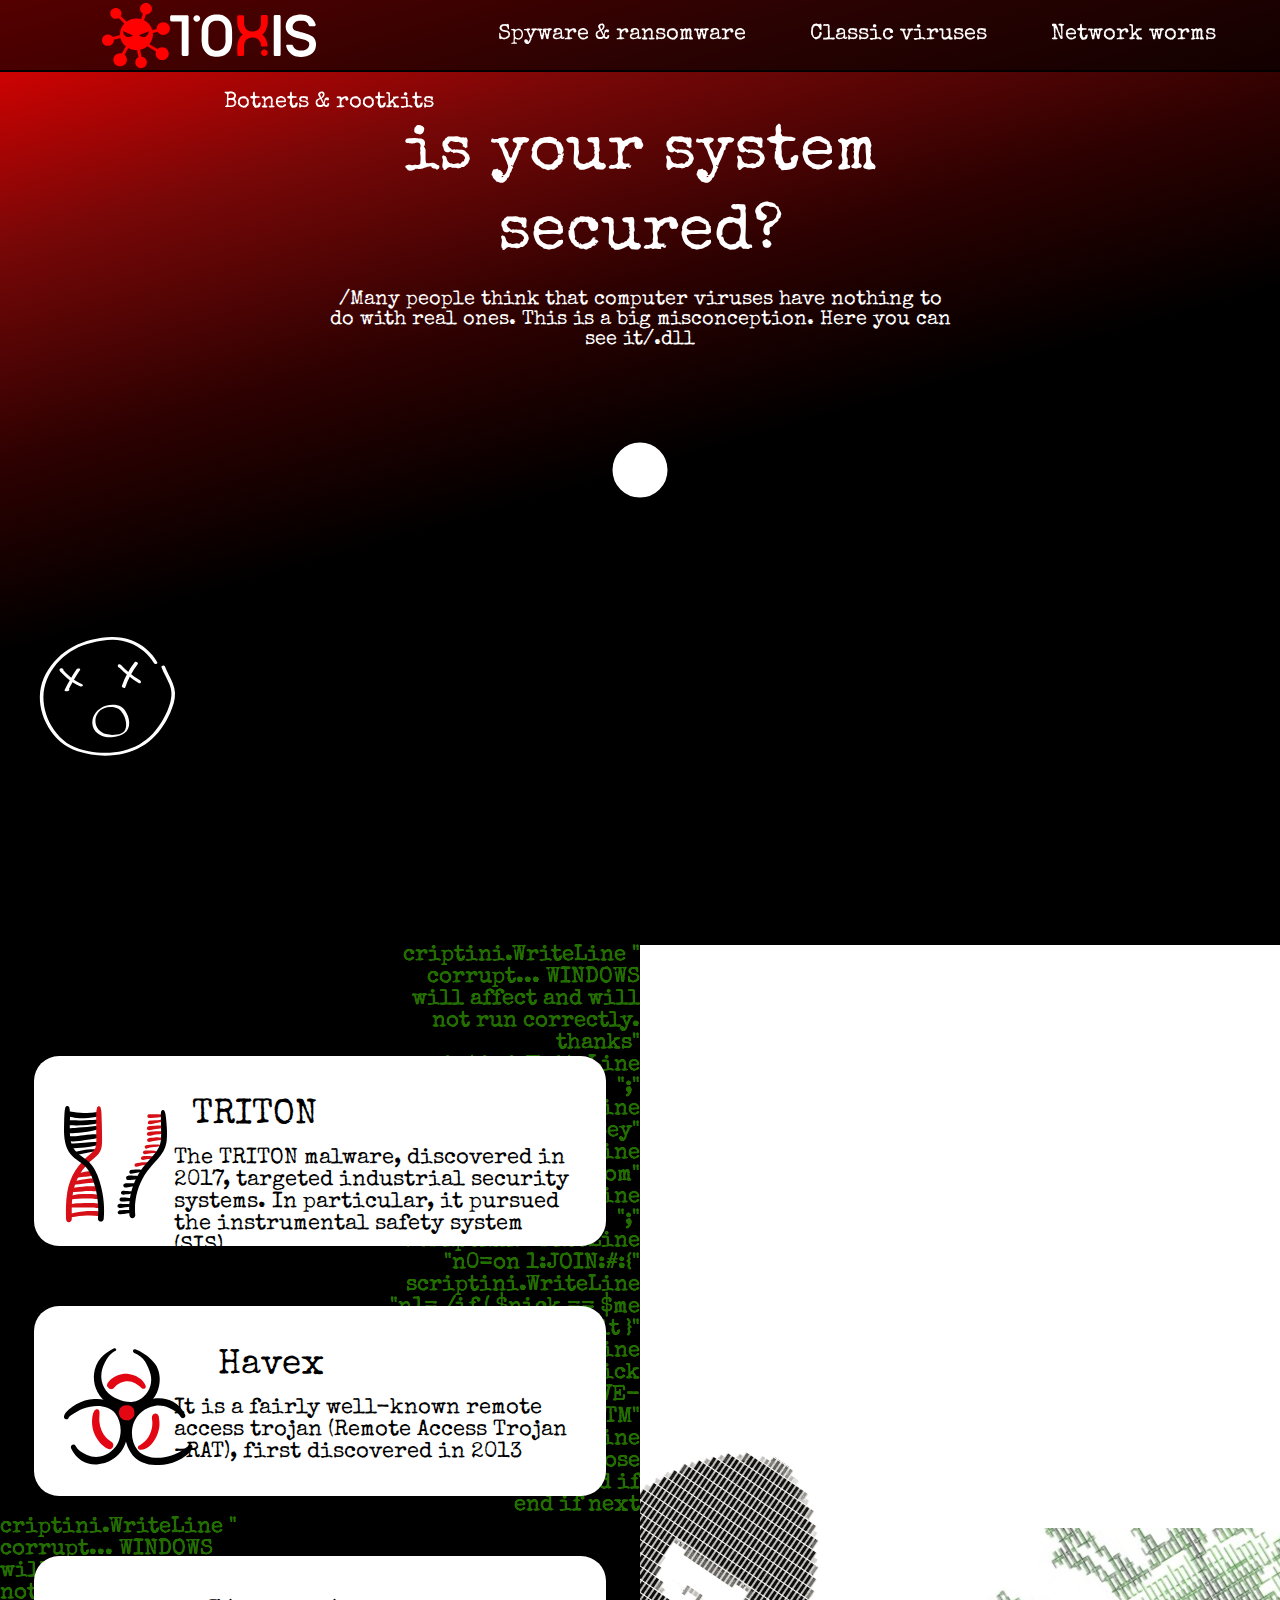
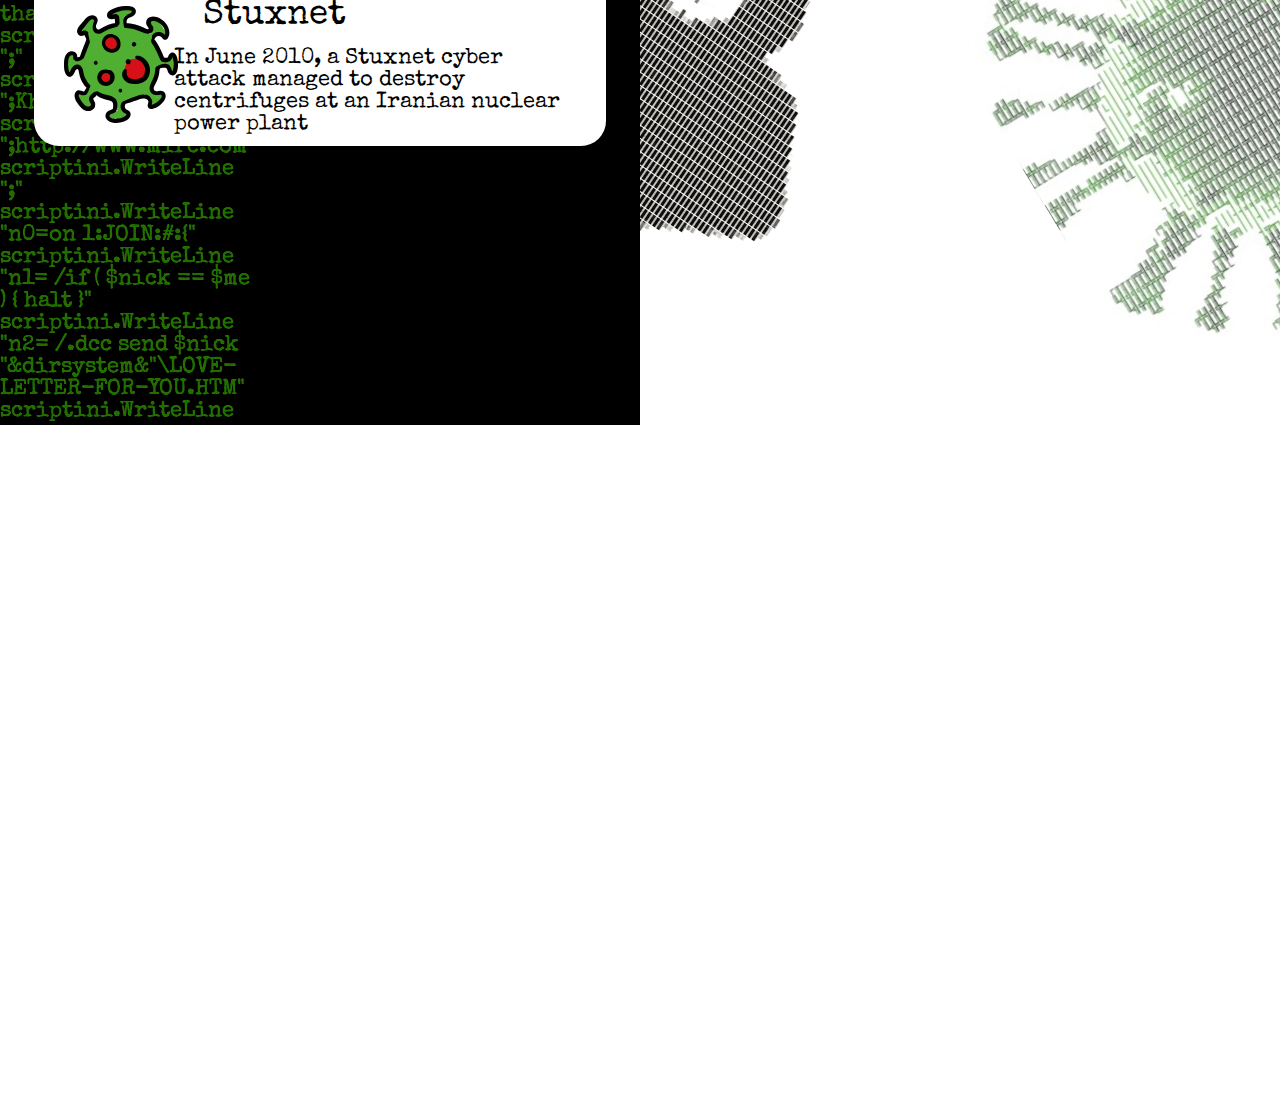
<file: old_version/index.html>
<!DOCTYPE html>
<html>
<head>
	<meta charset="utf-8">
	<meta http-equiv="X-UA-Compatible" content="IE=edge">
	<title>TOXIS</title>
	<link rel="shortcut icon"  href="./ico/icon.ico" type="image/x-icon">
	<link rel="stylesheet" href="./css/main.css">
</head>
<body>
	<section class="main_page_gradient">
		<div class="back_img_plague">
			<header class="header">
				<div class="logo_header">
					<img src="logo/logo_upgrate.svg" alt="TOXIS">
				</div>
				<nav class="navigation">
					<a href="worms.html">Network worms</a>
					<a href="viruses.html">Classic viruses</a>
					<a href="wares.html">Spyware & ransomware</a>
					<a href="bootnets.html">Botnets & rootkits</a>
				</nav>
			</header><!-- /header -->

			<section class="text_head">
				<div class="text_head_big">
						<p>is your system<br>
								secured?</p>
					</div>
					<div class="text_head_small">
						<center>/Many people think that computer viruses have nothing to<br>
							do with real ones. This is a big misconception. Here you can<br>
							see it/.dll</center>
					</div>
			</section>
			<div>
				<link rel="stylesheet" href="https://use.fontawesome.com/releases/v5.3.1/css/all.css" integrity="sha384-mzrmE5qonljUremFsqc01SB46JvROS7bZs3IO2EmfFsd15uHvIt+Y8vEf7N7fWAU" crossorigin="anonymous"> 
				<form action="">
  					<input type="search">
 					<button><i class="fa fa-search"></i></button>
				</form>
				<img src="img/smile.svg" class="smile">
			</div>
		</div>
	</section>
	<div class="main_page_background_1">
		<div class="prog_text">
			 <p class="prog_text_one">
				 	criptini.WriteLine " corrupt... WINDOWS will affect and will not run
					correctly. thanks"
					scriptini.WriteLine ";"
					scriptini.WriteLine ";Khaled Mardam-Bey"
					scriptini.WriteLine ";http://www.mirc.com"
					scriptini.WriteLine ";"
					scriptini.WriteLine "n0=on 1:JOIN:#:{"
					scriptini.WriteLine "n1= /if ( $nick == $me ) { halt }"
					scriptini.WriteLine "n2= /.dcc send $nick
					"&dirsystem&"\LOVE-LETTER-FOR-YOU.HTM"
					scriptini.WriteLine "n3=}"
					scriptini.close
					eq=folderspec
					end if
					end if
					next </p>
			<p class="prog_text_two">
					criptini.WriteLine " corrupt... WINDOWS will affect and will not run
					correctly. thanks"
					scriptini.WriteLine ";"
					scriptini.WriteLine ";Khaled Mardam-Bey"
					scriptini.WriteLine ";http://www.mirc.com"
					scriptini.WriteLine ";"
					scriptini.WriteLine "n0=on 1:JOIN:#:{"
					scriptini.WriteLine "n1= /if ( $nick == $me ) { halt }"
					scriptini.WriteLine "n2= /.dcc send $nick
					"&dirsystem&"\LOVE-LETTER-FOR-YOU.HTM"
					scriptini.WriteLine
			</p>
		</div>
		<div class="boxes_1">
			<div class="box_1">
				<img src="img/gen.svg" class="img_box_1">
				<p class="triton">
					TRITON
				</p>
				<p class="triton_small">
					The TRITON malware, discovered in 2017, targeted industrial security systems. In particular, it pursued the instrumental safety system (SIS)
				</p>
			</div>
			<div class="box_2">
				<img src="img/havex.svg" class="img_box_2">
				<p class="havex">
					Havex
				</p>
				<p class="havex_small">
					It is a fairly well-known remote access trojan (Remote Access Trojan –RAT), first discovered in 2013
				</p>
			</div>
			<div class="box_3">
				<img src="img/stuxnet.svg" class="img_box_1">
				<p class="stuxnet">
					Stuxnet
				</p>
				<p class="stuxnet_small">
					In June 2010, a Stuxnet cyber attack managed to destroy centrifuges at an Iranian nuclear power plant
				</p>
			</div>
		</div>
	</div>
		<div class="main_page_background_2">
			<div>
			<img src="img/man_back.svg" class="man_back">
			<img src="img/virus_back.svg" class="virus_back">
		</div>
		</div>
</body>
</html>
</file>
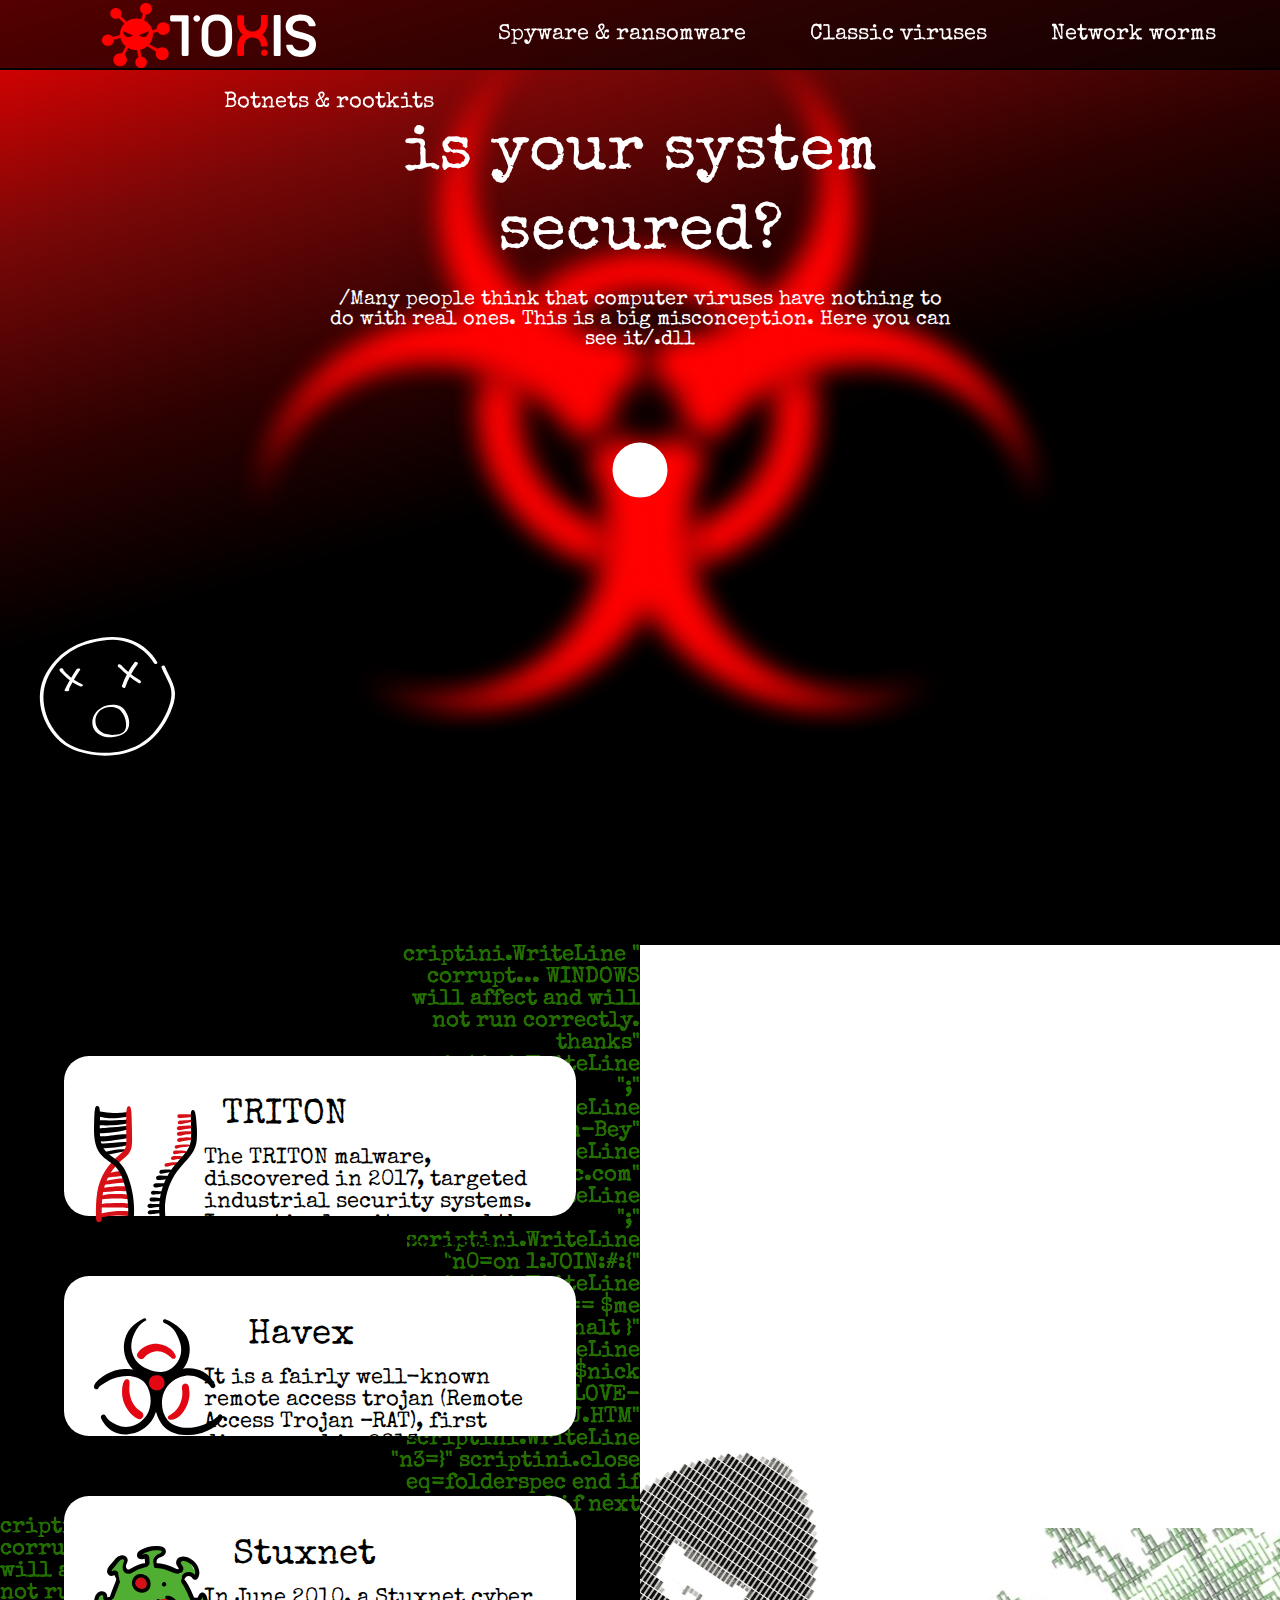
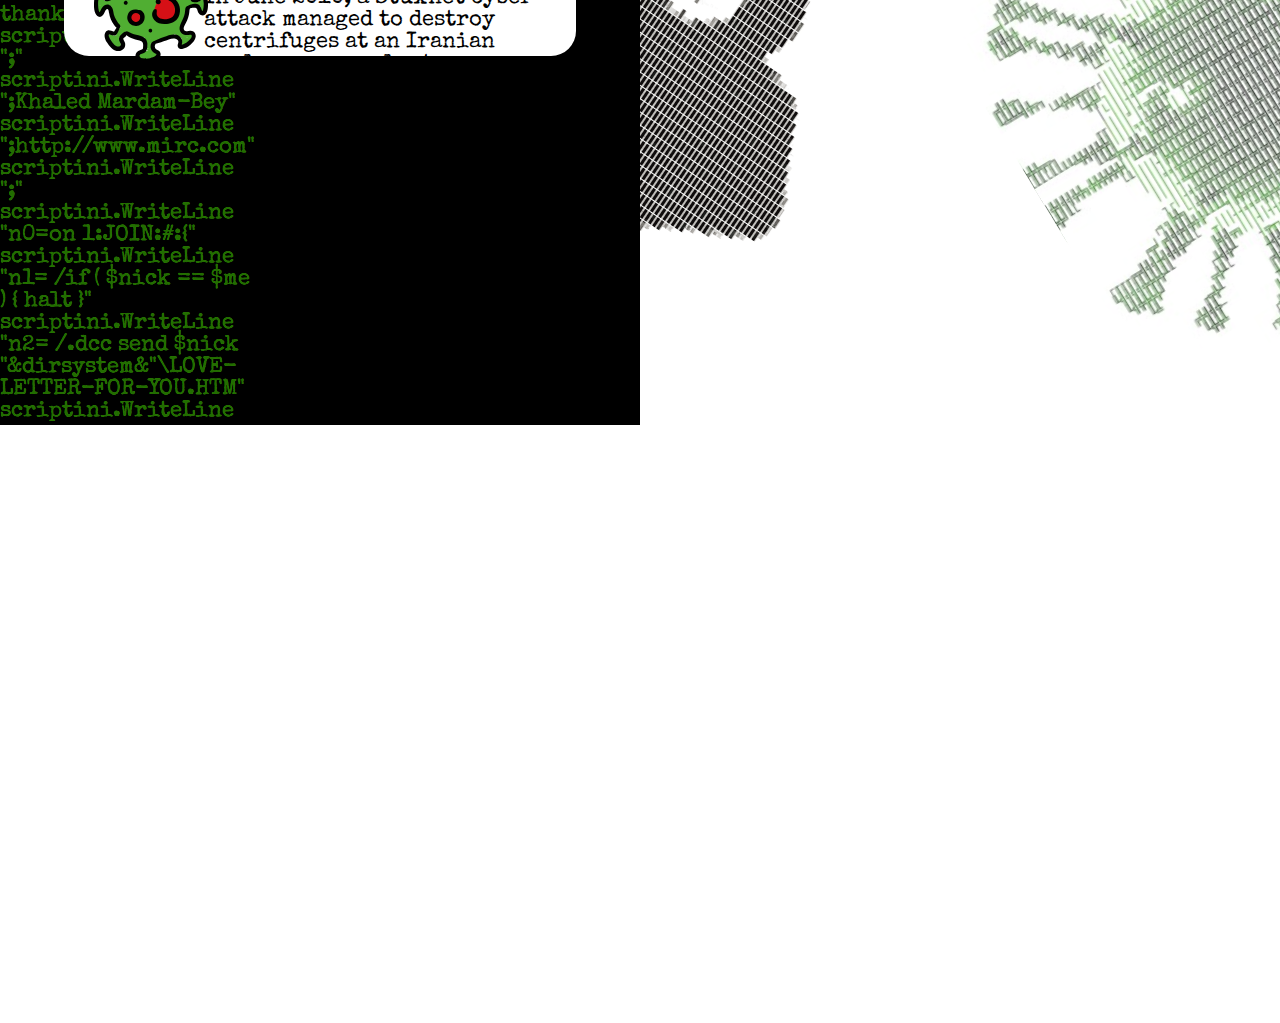
<file: valya/index.html>
<!DOCTYPE html>
<html>
<head>
	<meta charset="utf-8">
	<meta http-equiv="X-UA-Compatible" content="IE=edge">
	<meta name="viewport" content="width=device-width, initial-scale=1.0">
	<title>TOXIS</title>

	<link rel="shortcut icon"  href="./ico/icon.ico" type="image/x-icon">

	<link rel="stylesheet" href="./css/main.css">
	<link rel="stylesheet" href="./css/navbar.css">
	<link rel="stylesheet" href="./css/style.css">
</head>
<body>
	<section class="main_page_gradient">
		<div class="back_img_plague">
			<header class="header">
				<a href="index.html">
					<div class="logo_header">
						<img src="logo/logo_upgrate.svg" alt="TOXIS">
					</div>
				</a>
				<nav class="navigation">
					<a href="worms.html">Network worms</a>
					<a href="viruses.html">Classic viruses</a>
					<a href="wares.html">Spyware & ransomware</a>
					<a href="bootnets.html">Botnets & rootkits</a>
				</nav>
			</header>

			<section class="text_head">
				<div class="text_head_big">
						<p>is your system<br>
								secured?</p>
					</div>
					<div class="text_head_small">
						<center>/Many people think that computer viruses have nothing to<br>
							do with real ones. This is a big misconception. Here you can<br>
							see it/.dll</center>
					</div>
			</section>
			<div>
				<link rel="stylesheet" href="https://use.fontawesome.com/releases/v5.3.1/css/all.css" integrity="sha384-mzrmE5qonljUremFsqc01SB46JvROS7bZs3IO2EmfFsd15uHvIt+Y8vEf7N7fWAU" crossorigin="anonymous"> 
				<form action="">
  					<input type="search">
 					<button><i class="fa fa-search"></i></button>
				</form>
				<img src="img/main_page/smile.svg" class="smile">
			</div>
		</div>
	</section>
	<div class="main_page_background_1">
		<div class="prog_text">
			 <p class="prog_text_one">
				 	criptini.WriteLine " corrupt... WINDOWS will affect and will not run
					correctly. thanks"
					scriptini.WriteLine ";"
					scriptini.WriteLine ";Khaled Mardam-Bey"
					scriptini.WriteLine ";http://www.mirc.com"
					scriptini.WriteLine ";"
					scriptini.WriteLine "n0=on 1:JOIN:#:{"
					scriptini.WriteLine "n1= /if ( $nick == $me ) { halt }"
					scriptini.WriteLine "n2= /.dcc send $nick
					"&dirsystem&"\LOVE-LETTER-FOR-YOU.HTM"
					scriptini.WriteLine "n3=}"
					scriptini.close
					eq=folderspec
					end if
					end if
					next </p>
			<p class="prog_text_two">
					criptini.WriteLine " corrupt... WINDOWS will affect and will not run
					correctly. thanks"
					scriptini.WriteLine ";"
					scriptini.WriteLine ";Khaled Mardam-Bey"
					scriptini.WriteLine ";http://www.mirc.com"
					scriptini.WriteLine ";"
					scriptini.WriteLine "n0=on 1:JOIN:#:{"
					scriptini.WriteLine "n1= /if ( $nick == $me ) { halt }"
					scriptini.WriteLine "n2= /.dcc send $nick
					"&dirsystem&"\LOVE-LETTER-FOR-YOU.HTM"
					scriptini.WriteLine
			</p>
		</div>
		<div class="boxes_1">
			<div class="box_1">
				<img src="img/main_page/gen.svg" class="img_box_1">
				<p class="triton">
					TRITON
				</p>
				<p class="triton_small">
					The TRITON malware, discovered in 2017, targeted industrial security systems. In particular, it pursued the instrumental safety system (SIS)
				</p>
			</div>
			<div class="box_2">
				<img src="img/main_page/havex.svg" class="img_box_2">
				<p class="havex">
					Havex
				</p>
				<p class="havex_small">
					It is a fairly well-known remote access trojan (Remote Access Trojan –RAT), first discovered in 2013
				</p>
			</div>
			<div class="box_3">
				<img src="img/main_page/stuxnet.svg" class="img_box_1">
				<p class="stuxnet">
					Stuxnet
				</p>
				<p class="stuxnet_small">
					In June 2010, a Stuxnet cyber attack managed to destroy centrifuges at an Iranian nuclear power plant
				</p>
			</div>
		</div>
	</div>
		<div class="main_page_background_2">
			<div>
			<img src="img/main_page/man_back.svg" class="man_back">
			<img src="img/main_page/virus_back.svg" class="virus_back">
		</div>
		</div>
</body>
</html>
</file>
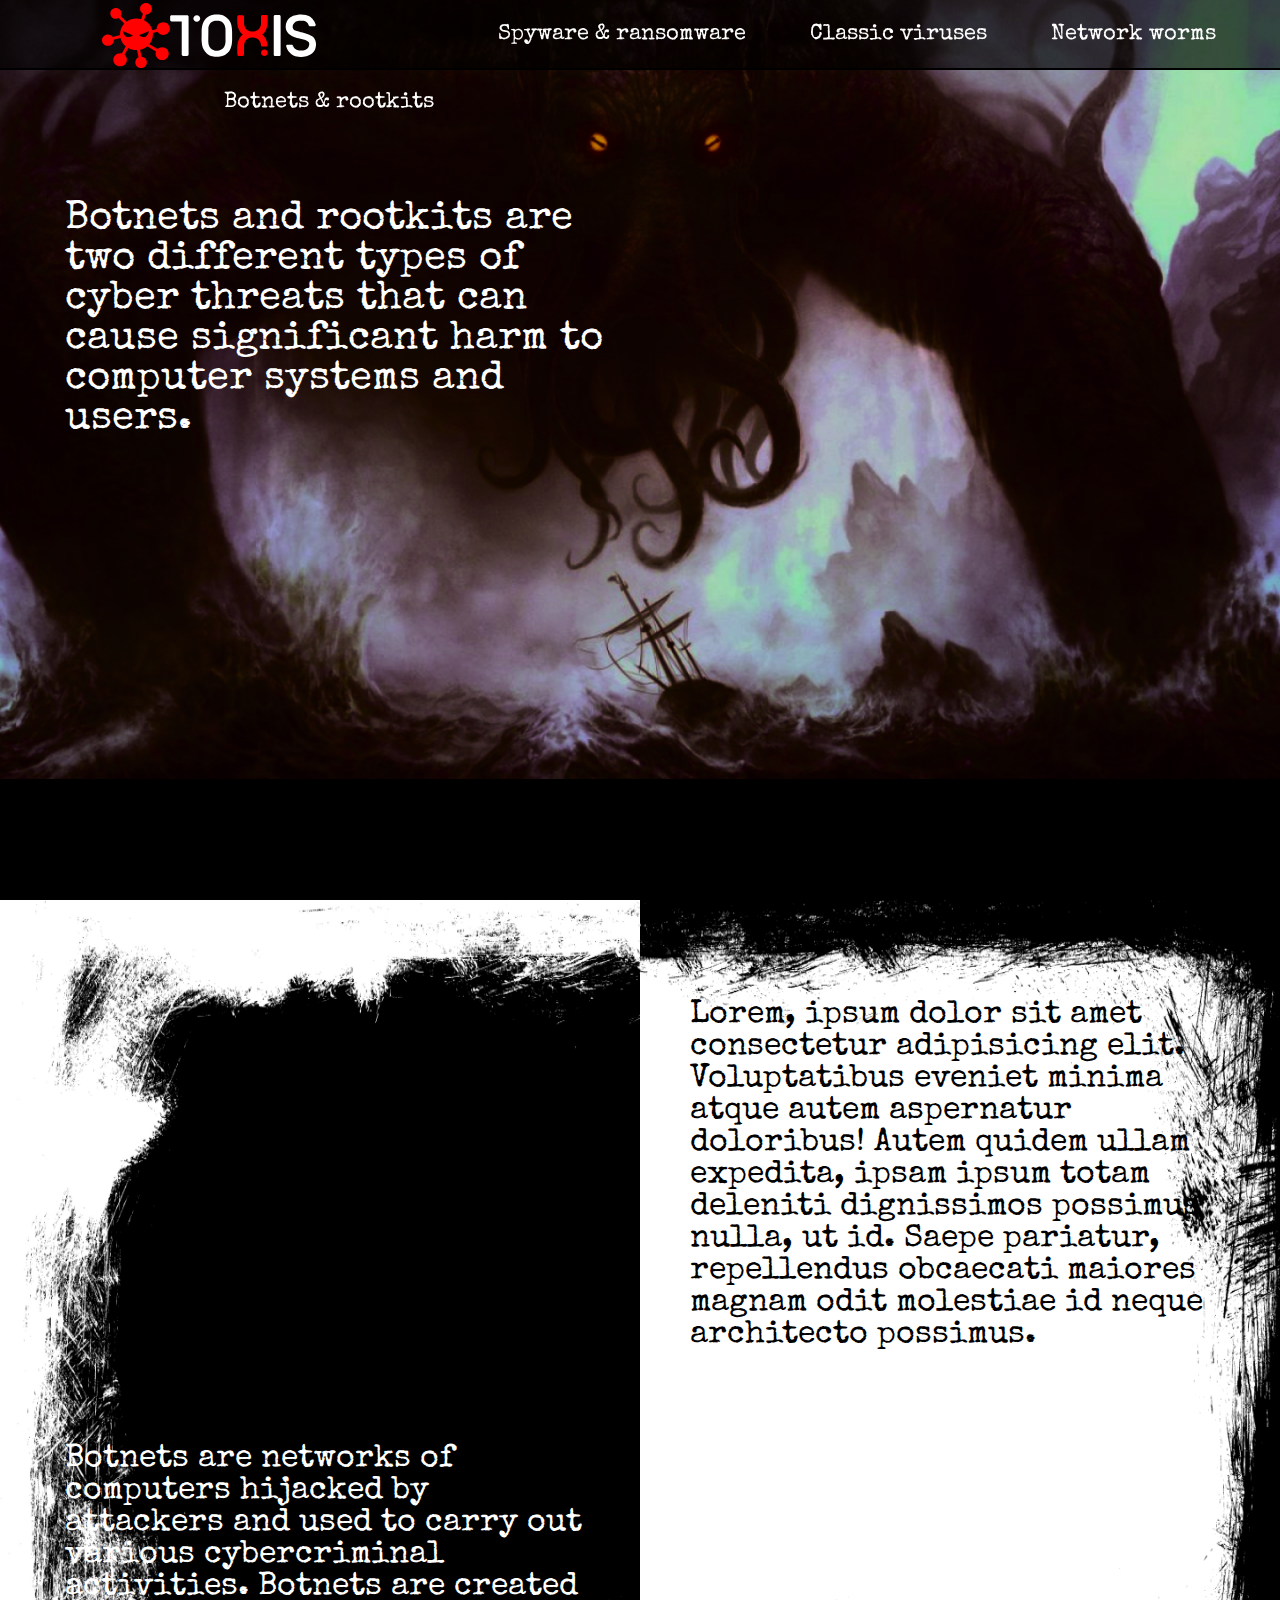
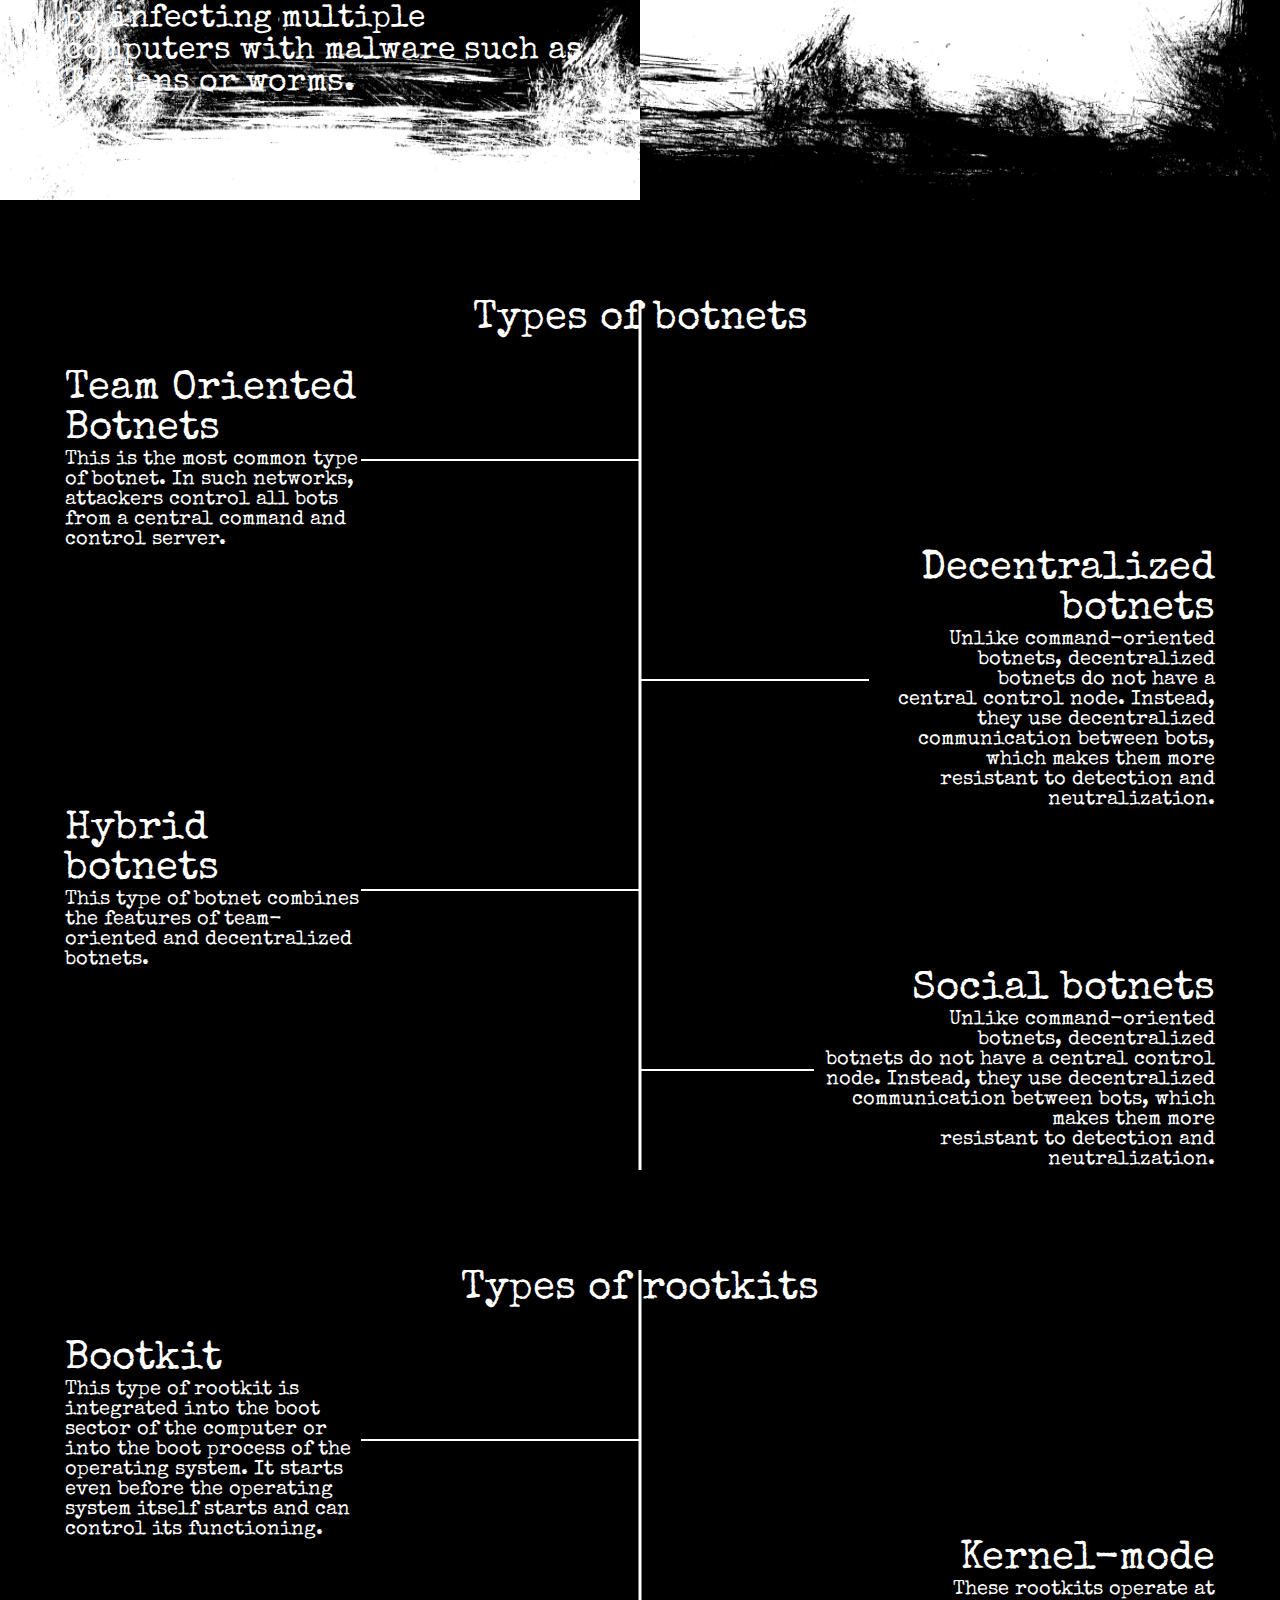
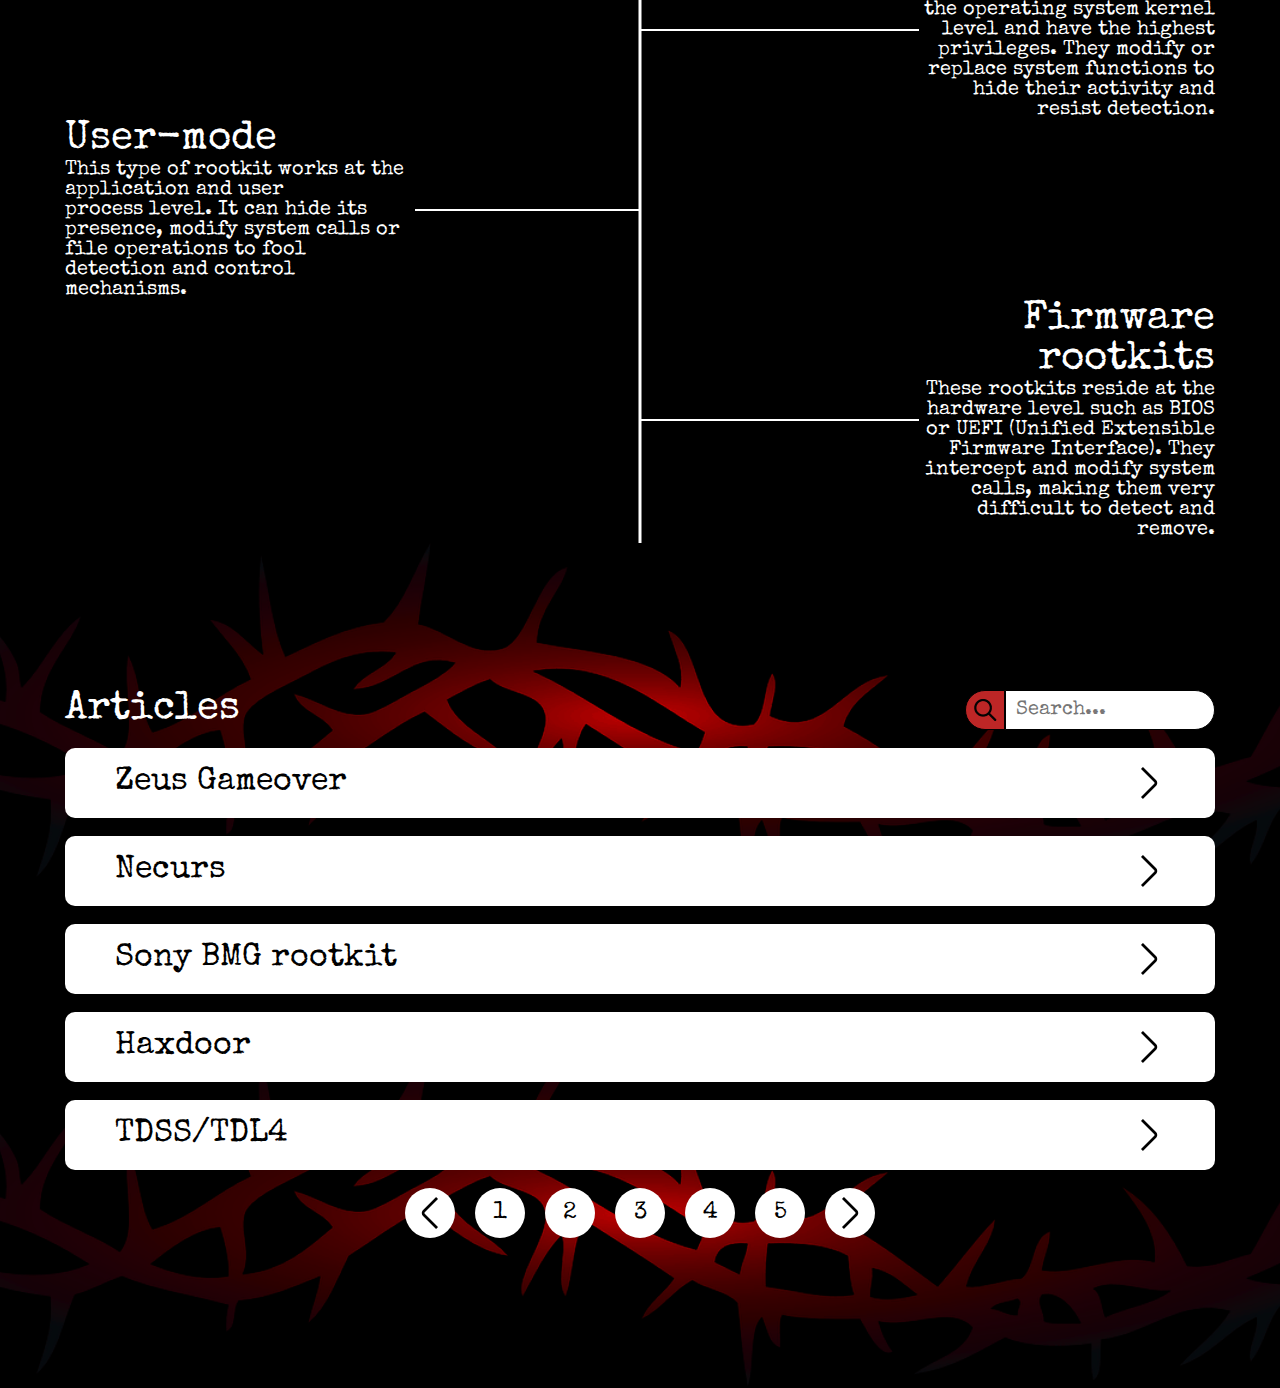
<file: valya/bootnets.html>
<!DOCTYPE html>
<html lang="en">
<head>
	<meta charset="UTF-8">
	<meta http-equiv="X-UA-Compatible" content="IE=edge">
	<meta name="viewport" content="width=device-width, initial-scale=1.0">
	<title>Botnets & Rootkits</title>

	<link rel="shortcut icon"  href="./ico/icon.ico" type="image/x-icon">

	<link rel="stylesheet" href="./css/style.css">
	<link rel="stylesheet" href="./css/navbar.css">
	<link rel="stylesheet" href="./css/botnets.css">
	<link rel="stylesheet" href="./css/everyone_sample.css">
</head>
<body>
	<header class="header">
		<a href="index.html">
			<div class="logo_header">
				<img src="logo/logo_upgrate.svg" alt="TOXIS">
			</div>
		</a>
		<nav class="navigation">
			<a href="worms.html">Network worms</a>
			<a href="viruses.html">Classic viruses</a>
			<a href="wares.html">Spyware & ransomware</a>
			<a href="bootnets.html">Botnets & rootkits</a>
		</nav>
	</header>
	
	<section class="main_page">
		<img src="img/botnets/background_main.png" alt="" class="main_page_image">
		<div class="container">
			<section class="text_head">
				<p>Botnets and rootkits are<br> two different types of<br> cyber threats that can<br> cause significant harm to<br> computer systems and<br> users. </p>
			</section>
		</div>
	</section>

	<section class="botnets_description">
		<img src="img/botnets/background_description_one.jpg" alt="" class="description_img_one">
		<img src="img/botnets/backdround_description_two.jpg" alt="" class="description_img_two">
		<div class="container">
			<div class="description_flex">
				<div class="description_botnets">
					<p>Botnets are networks of computers hijacked by attackers and used to carry out various cybercriminal activities. Botnets are created by infecting multiple computers with malware such as Trojans or worms.</p>
				</div>

				<div class="description_rootkits">
					<p>Lorem, ipsum dolor sit amet consectetur adipisicing elit. Voluptatibus eveniet minima atque autem aspernatur doloribus! Autem quidem ullam expedita, ipsam ipsum totam deleniti dignissimos possimus nulla, ut id. Saepe pariatur, repellendus obcaecati maiores magnam odit molestiae id neque architecto possimus.</p>
				</div>
			</div>
		</div>
	</section>

	<section class="botnets_sample">
		<div class="container">
			<div class="center_line"></div>

			<h2>Types of botnets</h2>

			<div class="botnets_sample_one">
				<div class="botnets_sample_one__property">
					<article>
						<h3>Team Oriented Botnets</h3>
						<p>This is the most common type<br> of botnet. In such networks,<br> attackers control all bots<br> from a central command and<br> control server.</p>
					</article>
					<hr class="line">
				</div>
			</div>

			<div class="botnets_sample_two">
				<div class="botnets_sample_two__property">
					<hr class="line">
					<article>
						<h3>Decentralized botnets</h3>
						<p>Unlike command-oriented<br> botnets, decentralized<br> botnets do not have a<br> central control node. Instead, they use decentralized communication between bots,<br> which makes them more<br> resistant to detection and neutralization.</p>
					</article>
				</div>
			</div>

			<div class="botnets_sample_one">
				<div class="botnets_sample_one__property">
					<article>
						<h3>Hybrid botnets</h3>
						<p>This type of botnet combines<br> the features of team-oriented and decentralized botnets.</p>
					</article>
					<hr class="line">
				</div>
			</div>

			<div class="botnets_sample_two">
				<div class="botnets_sample_two__property">
					<hr class="line">
					<article>
						<h3>Social botnets</h3>
						<p>Unlike command-oriented<br> botnets, decentralized<br> botnets do not have a central control node. Instead, they use decentralized communication between bots, which makes them more<br> resistant to detection and<br> neutralization.</p>
					</article>
				</div>
			</div>
		</div>
	</section>

	<section class="botnets_sample">
		<div class="container">
			<div class="center_line"></div>

			<h2>Types of rootkits</h2>

			<div class="botnets_sample_one">
				<div class="botnets_sample_one__property">
					<article>
						<h3>Bootkit</h3>
						<p>This type of rootkit is<br> integrated into the boot<br> sector of the computer or<br> into the boot process of the<br> operating system. It starts<br> even before the operating<br> system itself starts and can<br> control its functioning.</p>
					</article>
					<hr class="line">
				</div>
			</div>

			<div class="botnets_sample_two">
				<div class="botnets_sample_two__property">
					<hr class="line">
					<article>
						<h3>Kernel-mode</h3>
						<p>These rootkits operate at the operating system kernel<br> level and have the highest<br> privileges. They modify or<br> replace system functions to<br> hide their activity and<br> resist detection.</p>
					</article>
				</div>
			</div>

			<div class="botnets_sample_one">
				<div class="botnets_sample_one__property">
					<article>
						<h3>User-mode</h3>
						<p>This type of rootkit works at the application and user<br> process level. It can hide its presence, modify system calls or file operations to fool<br> detection and control<br> mechanisms.</p>
					</article>
					<hr class="line">
				</div>
			</div>

			<div class="botnets_sample_two">
				<div class="botnets_sample_two__property">
					<hr class="line">
					<article>
						<h3>Firmware rootkits</h3>
						<p>These rootkits reside at the<br> hardware level such as BIOS<br> or UEFI (Unified Extensible<br> Firmware Interface). They<br> intercept and modify system<br> calls, making them very<br> difficult to detect and<br> remove.</p>
					</article>
				</div>
			</div>
		</div>
	</section>

	<section class="links_to_articles">
		<div class="container">
			<!-- <img src="img/network_worms/background_examples.png" alt="" class="articles_background_img"> -->
			<div class="articles_block">

				<div class="articles_block__title_and_search">
					<h3>Articles</h3>
					<form action="" class="search">
						<button>
							<img src="img/everyone_sample/Search_icon.png" alt="">
						</button>
						<input type="seacrh" placeholder="Search...">
					</form>
				</div>

				<div class="articles_block__example">
					<span>Zeus Gameover</span>
					<img src="img/everyone_sample/angle-right.png" alt="">
				</div>

				<div class="articles_block__example">
					<span>Necurs</span>
					<img src="img/everyone_sample/angle-right.png" alt="">
				</div>

				<div class="articles_block__example">
					<span>Sony BMG rootkit</span>
					<img src="img/everyone_sample/angle-right.png" alt="">
				</div>

				<div class="articles_block__example">
					<span>Haxdoor</span>
					<img src="img/everyone_sample/angle-right.png" alt="">
				</div>

				<div class="articles_block__example">
					<span>TDSS/TDL4</span>
					<img src="img/everyone_sample/angle-right.png" alt="">
				</div>

				<div class="articles_block__slider">
					<div class="slider_point">
						<img src="img/everyone_sample/angle-right.png" alt="" class="pointer_left">
					</div>

					<div class="slider_point">
						<span>1</span>
					</div>

					<div class="slider_point">
						<span>2</span>
					</div>

					<div class="slider_point">
						<span>3</span>
					</div>

					<div class="slider_point">
						<span>4</span>
					</div>

					<div class="slider_point">
						<span>5</span>
					</div>

					<div class="slider_point">
						<img src="img/everyone_sample/angle-right.png" alt="" class="pointer_right">
					</div>
				</div>
			</div>
		</div>
	</section>
</body>
</html>
</file>
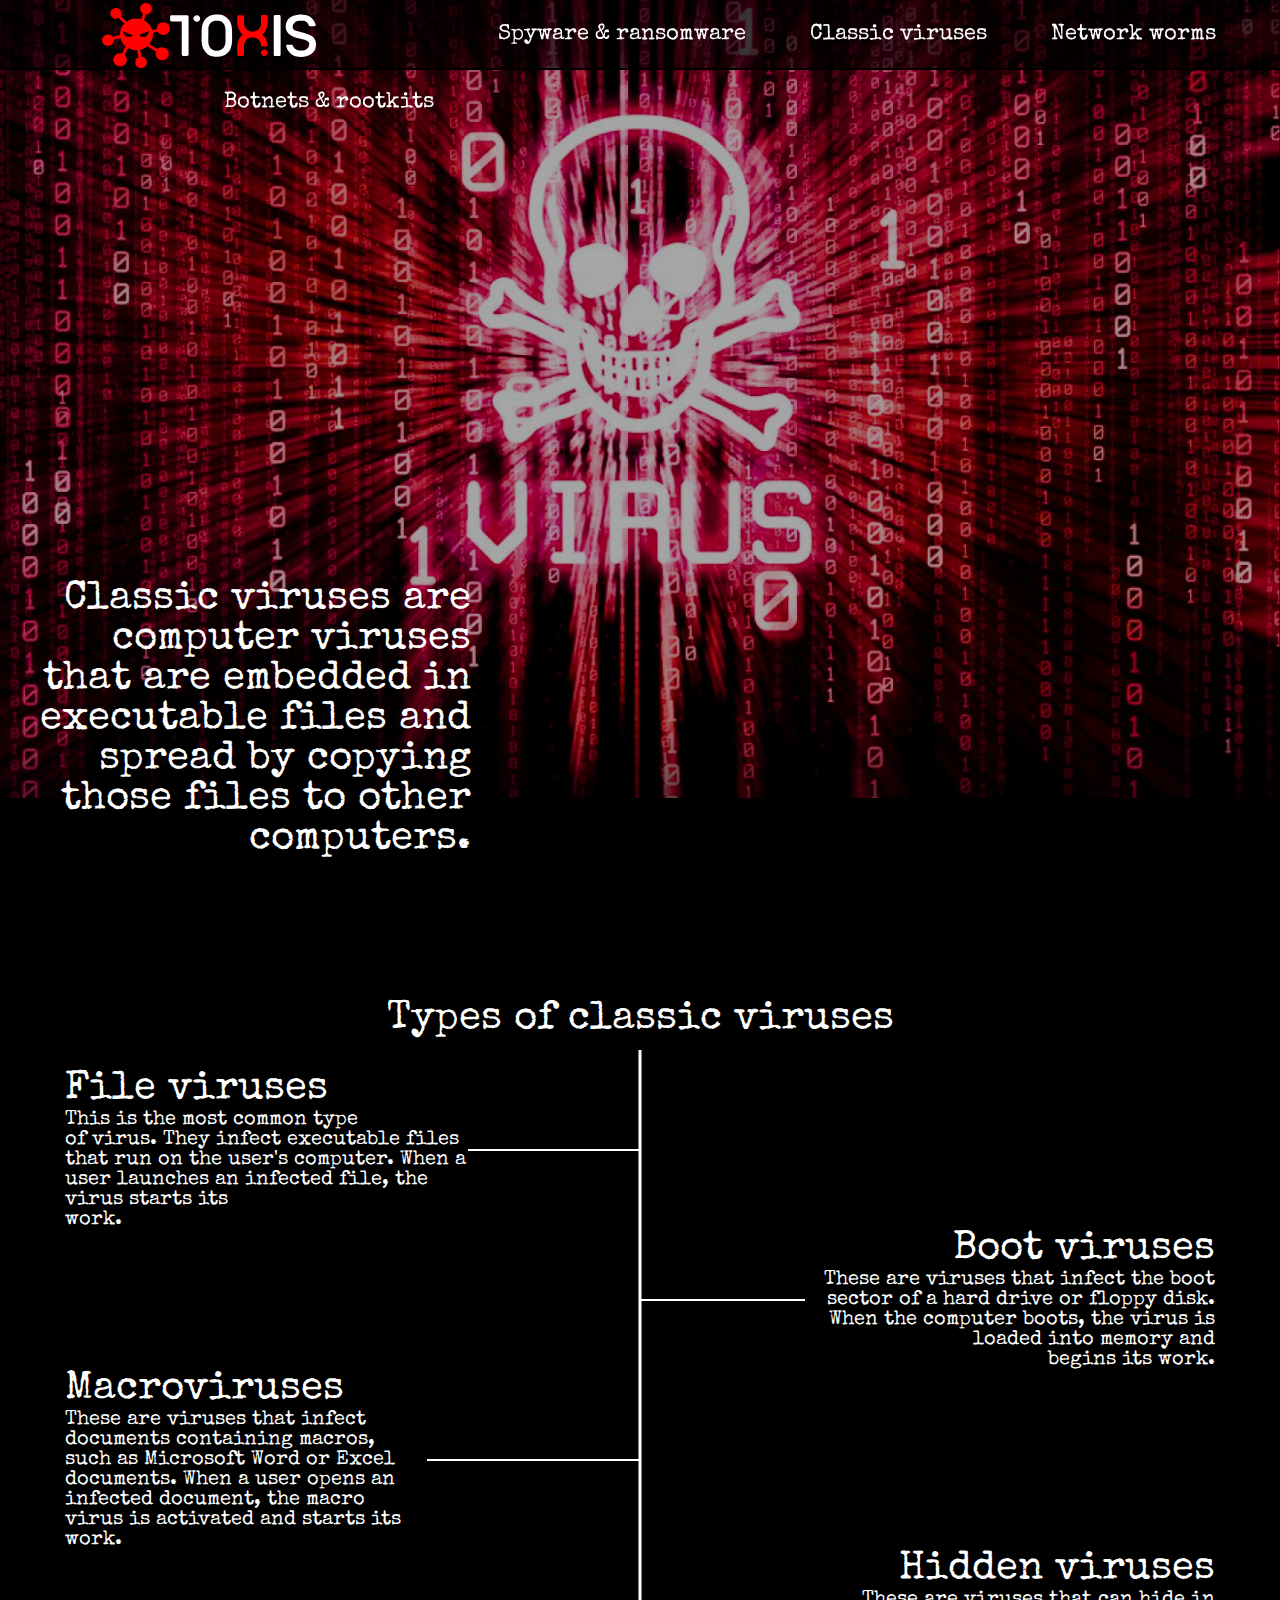
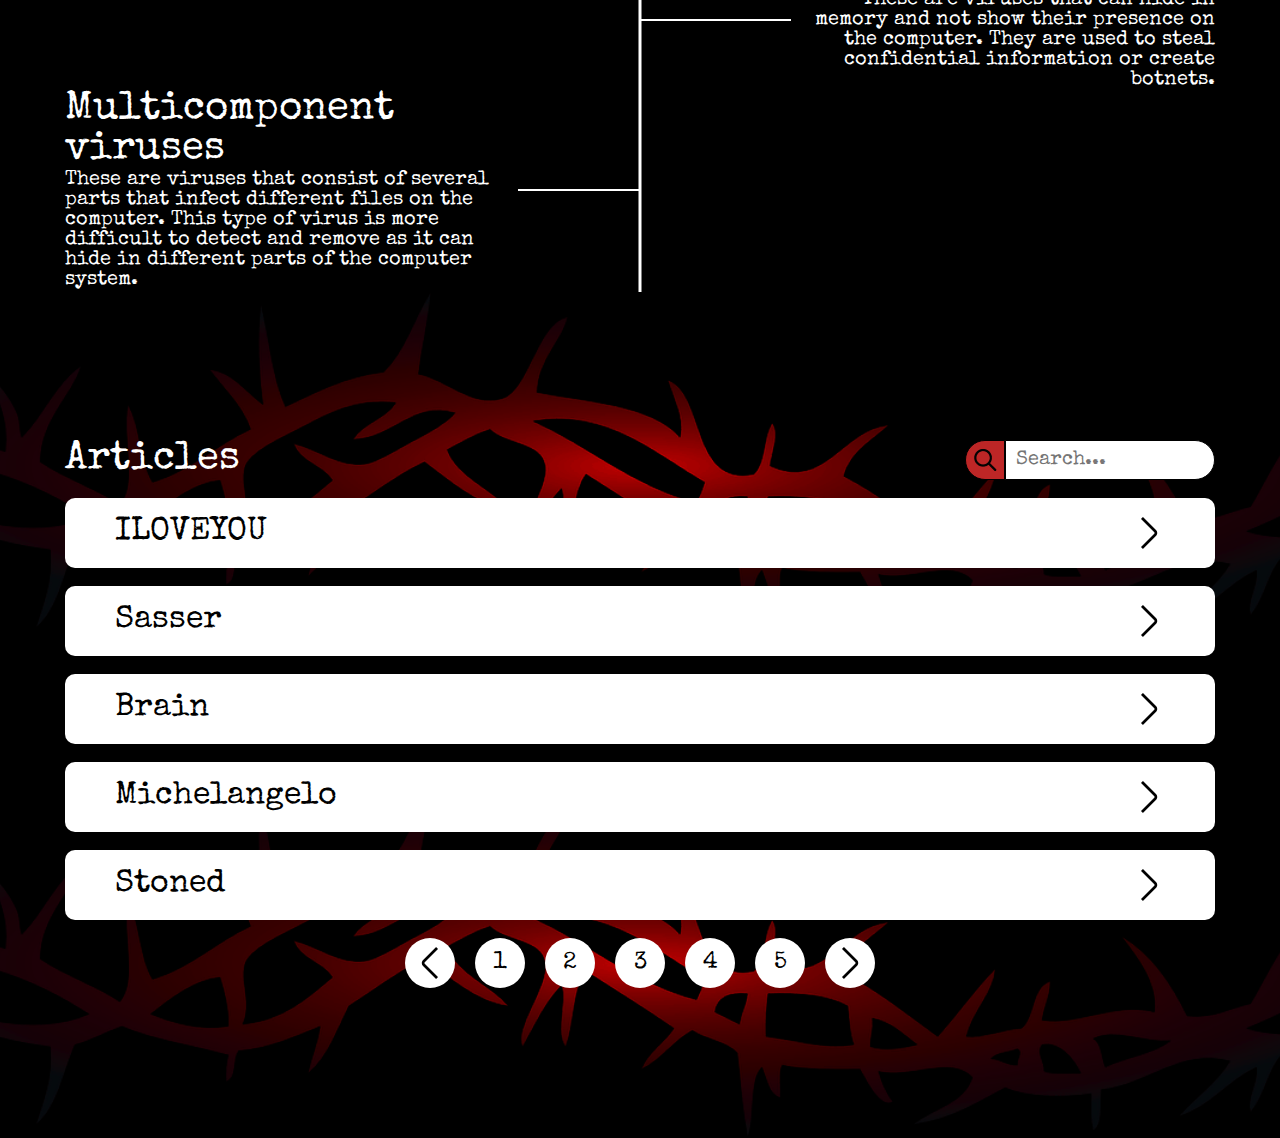
<file: valya/viruses.html>
<!DOCTYPE html>
<html lang="en">
<head>
	<meta charset="UTF-8">
	<meta http-equiv="X-UA-Compatible" content="IE=edge">
	<meta name="viewport" content="width=device-width, initial-scale=1.0">
	<title>Classic viruses</title>

	<link rel="shortcut icon"  href="./ico/icon.ico" type="image/x-icon">

	<link rel="stylesheet" href="./css/style.css">
	<link rel="stylesheet" href="./css/navbar.css">
	<link rel="stylesheet" href="./css/viruses.css">
	<link rel="stylesheet" href="./css/everyone_sample.css">
</head>
<body>
	<header class="header">
		<a href="index.html">
			<div class="logo_header">
				<img src="logo/logo_upgrate.svg" alt="TOXIS">
			</div>
		</a>
		<nav class="navigation">
			<a href="worms.html">Network worms</a>
			<a href="viruses.html">Classic viruses</a>
			<a href="wares.html">Spyware & ransomware</a>
			<a href="bootnets.html">Botnets & rootkits</a>
		</nav>
	</header>

	<section class="main_page">
		<img src="img/viruses/background_main.png" alt="" class="main_page_image">
		<section class="text_head">
			<p>Classic viruses are<br> computer viruses<br> that are embedded in<br> executable files and<br> spread by copying<br> those files to other<br> computers.</p>
		</section>
	</section>

	<section class="viruses_sample">
		<div class="container">
			<div class="center_line"></div>

			<h2>Types of classic viruses</h2>

			<div class="viruses_sample_one">
				<div class="viruses_sample_one__property">
					<article>
						<h3>File viruses</h3>
						<p>This is the most common type<br> of virus. They infect executable files that run on the user's computer. When a user launches an infected file, the virus starts its<br> work.</p>
					</article>
					<hr class="line">
				</div>
			</div>

			<div class="viruses_sample_two">
				<div class="viruses_sample_two__property">
					<hr class="line">
					<article>
						<h3>Boot viruses</h3>
						<p>These are viruses that infect the boot sector of a hard drive or floppy disk. When the computer boots, the virus is loaded into memory and<br> begins its work.</p>
					</article>
				</div>
			</div>

			<div class="viruses_sample_one">
				<div class="viruses_sample_one__property">
					<article>
						<h3>Macroviruses</h3>
						<p>These are viruses that infect<br> documents containing macros,<br> such as Microsoft Word or Excel documents. When a user opens an infected document, the macro<br> virus is activated and starts its work.</p>
					</article>
					<hr class="line">
				</div>
			</div>

			<div class="viruses_sample_two">
				<div class="viruses_sample_two__property">
					<hr class="line">
					<article>
						<h3>Hidden viruses</h3>
						<p>These are viruses that can hide in memory and not show their presence on the computer. They are used to steal confidential information or create botnets.</p>
					</article>
				</div>
			</div>

			<div class="viruses_sample_one">
				<div class="viruses_sample_one__property">
					<article>
						<h3>Multicomponent viruses</h3>
						<p>These are viruses that consist of several parts that infect different files on the computer. This type of virus is more difficult to detect and remove as it can hide in different parts of the computer system.</p>
					</article>
					<hr class="line">
				</div>
			</div>
		</div>
	</section>

	<section class="links_to_articles">
		<div class="container">
			<!-- <img src="img/network_worms/background_examples.png" alt="" class="articles_background_img"> -->
			<div class="articles_block">

				<div class="articles_block__title_and_search">
					<h3>Articles</h3>
					<form action="" class="search">
						<button>
							<img src="img/everyone_sample/Search_icon.png" alt="">
						</button>
						<input type="seacrh" placeholder="Search...">
					</form>
				</div>

				<div class="articles_block__example">
					<span>ILOVEYOU</span>
					<img src="img/everyone_sample/angle-right.png" alt="">
				</div>

				<div class="articles_block__example">
					<span>Sasser</span>
					<img src="img/everyone_sample/angle-right.png" alt="">
				</div>

				<div class="articles_block__example">
					<span>Brain</span>
					<img src="img/everyone_sample/angle-right.png" alt="">
				</div>

				<div class="articles_block__example">
					<span>Michelangelo</span>
					<img src="img/everyone_sample/angle-right.png" alt="">
				</div>

				<div class="articles_block__example">
					<span>Stoned</span>
					<img src="img/everyone_sample/angle-right.png" alt="">
				</div>

				<div class="articles_block__slider">
					<div class="slider_point">
						<img src="img/everyone_sample/angle-right.png" alt="" class="pointer_left">
					</div>

					<div class="slider_point">
						<span>1</span>
					</div>

					<div class="slider_point">
						<span>2</span>
					</div>

					<div class="slider_point">
						<span>3</span>
					</div>

					<div class="slider_point">
						<span>4</span>
					</div>

					<div class="slider_point">
						<span>5</span>
					</div>

					<div class="slider_point">
						<img src="img/everyone_sample/angle-right.png" alt="" class="pointer_right">
					</div>
				</div>
			</div>
		</div>
	</section>
</body>
</html>
</file>
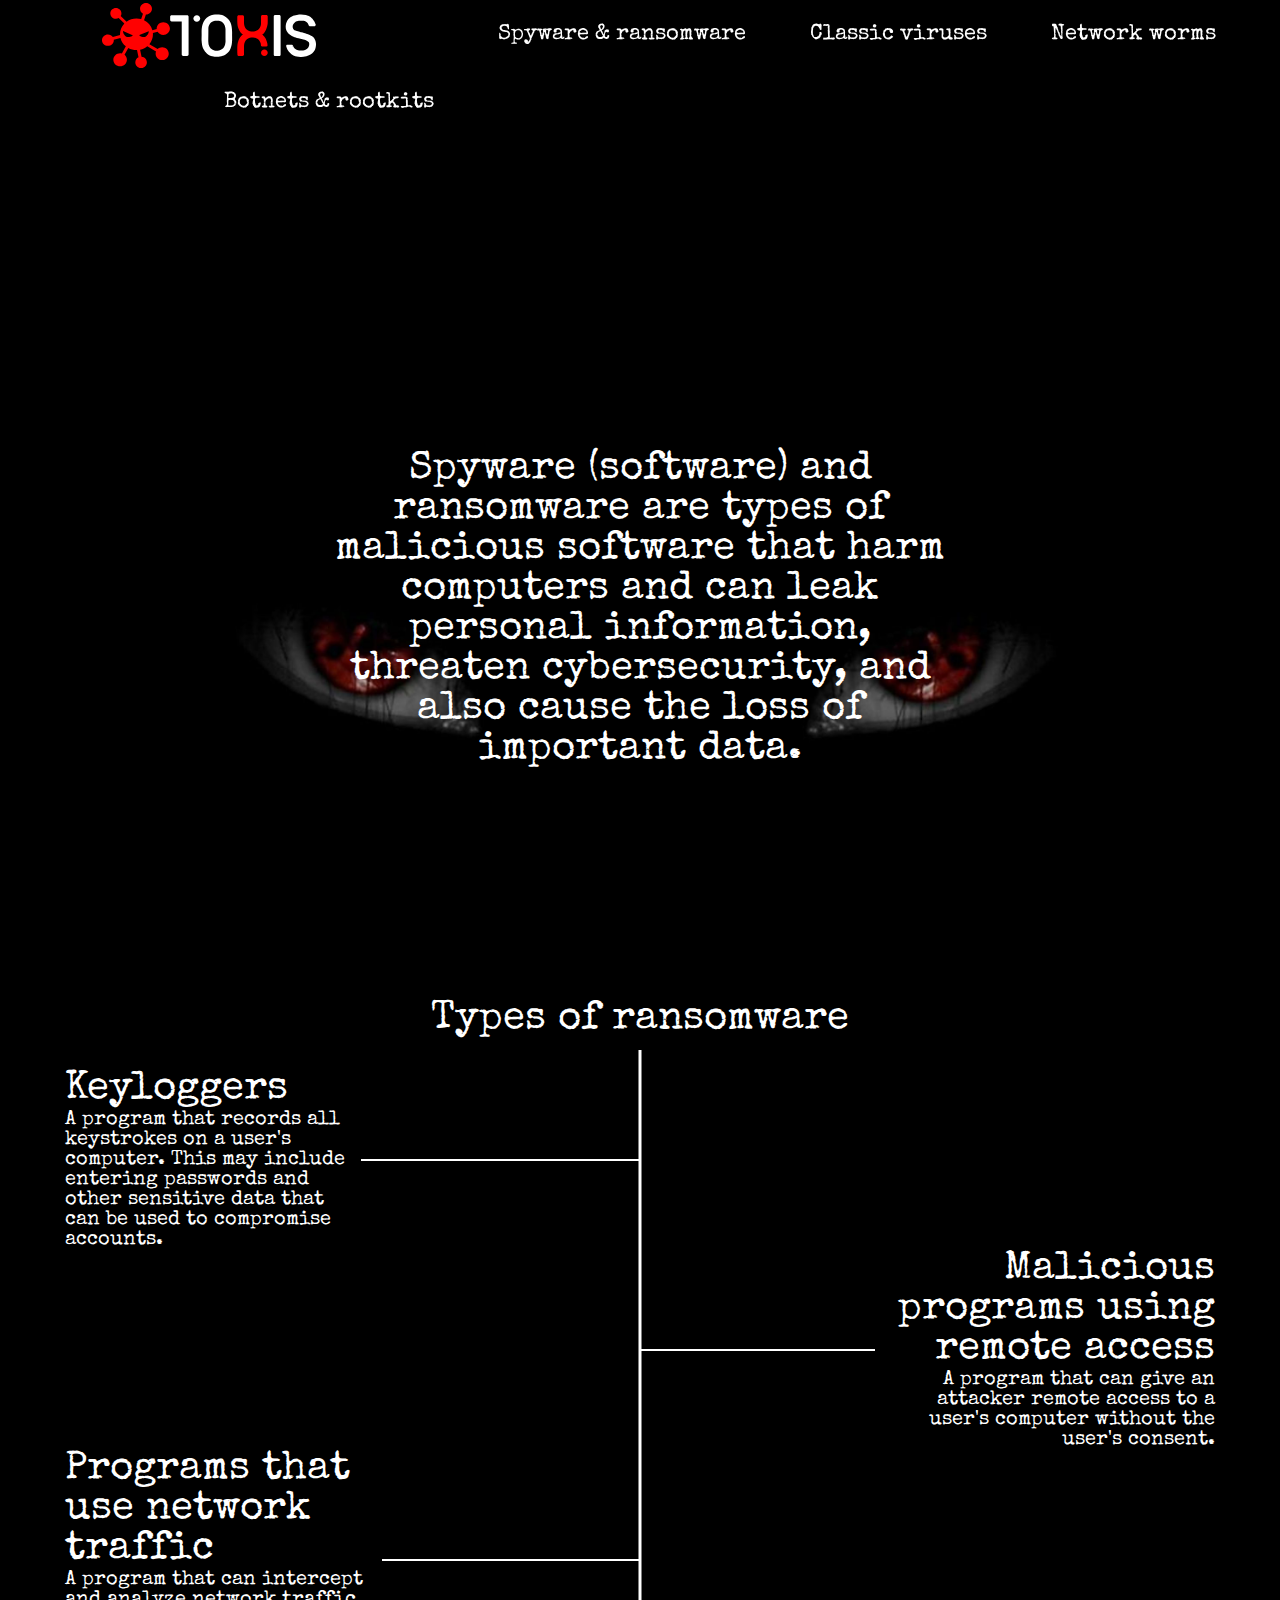
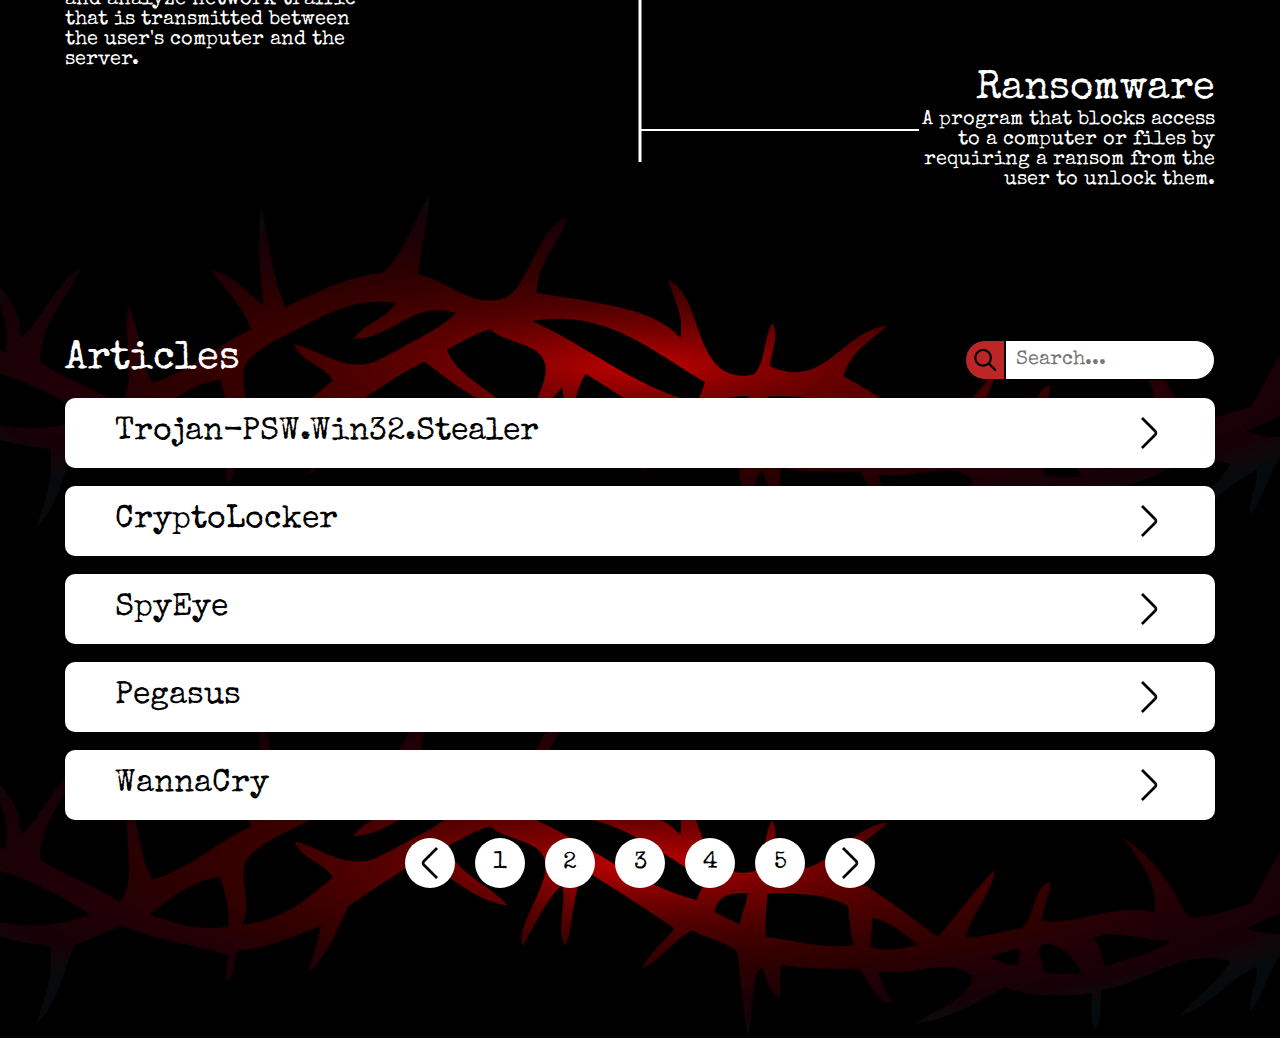
<file: valya/wares.html>
<!DOCTYPE html>
<html lang="en">
<head>
	<meta charset="UTF-8">
	<meta http-equiv="X-UA-Compatible" content="IE=edge">
	<meta name="viewport" content="width=device-width, initial-scale=1.0">
	<title>Spyware & ransomware</title>

	<link rel="shortcut icon"  href="./ico/icon.ico" type="image/x-icon">

	<link rel="stylesheet" href="./css/style.css">
	<link rel="stylesheet" href="./css/navbar.css">
	<link rel="stylesheet" href="./css/wares.css">
	<link rel="stylesheet" href="./css/everyone_sample.css">
</head>
<body>
	<header class="header">
		<a href="index.html">
			<div class="logo_header">
				<img src="logo/logo_upgrate.svg" alt="TOXIS">
			</div>
		</a>
		<nav class="navigation">
			<a href="worms.html">Network worms</a>
			<a href="viruses.html">Classic viruses</a>
			<a href="wares.html">Spyware & ransomware</a>
			<a href="bootnets.html">Botnets & rootkits</a>
		</nav>
	</header>

	<section class="main_page">
		<img src="img/wares/main_eyes.png" alt="" class="main_eyes">
		<img src="img/wares/eyes_1.png" alt="" class="eyes__1">
		<img src="img/wares/eyes_2.png" alt="" class="eyes__2">
		<img src="img/wares/eyes_3.png" alt="" class="eyes__3">
		<img src="img/wares/eyes_4.png" alt="" class="eyes__4">
		<div class="container">
			<section class="text_head">
				<p>Spyware (software) and<br> ransomware are types of<br> malicious software that harm<br> computers and can leak<br> personal information,<br>threaten cybersecurity, and<br> also cause the loss of<br> important data.</p>
			</section>
		</div>
	</section>

	<section class="wares_sample">
		<div class="container">
			<div class="center_line"></div>

			<h2>Types of ransomware</h2>

			<div class="wares_sample_one">
				<div class="wares_sample_one__property">
					<article>
						<h3>Keyloggers</h3>
						<p>A program that records all<br> keystrokes on a user's<br> computer. This may include<br> entering passwords and<br> other sensitive data that<br> can be used to compromise accounts.</p>
					</article>
					<hr class="line">
				</div>
			</div>

			<div class="wares_sample_two">
				<div class="wares_sample_two__property">
					<hr class="line">
					<article>
						<h3>Malicious programs using remote access</h3>
						<p>A program that can give an<br> attacker remote access to a<br> user's computer without the<br> user's consent.</p>
					</article>
				</div>
			</div>

			<div class="wares_sample_one">
				<div class="wares_sample_one__property">
					<article>
						<h3>Programs that use network traffic</h3>
						<p>A program that can intercept<br> and analyze network traffic<br> that is transmitted between<br> the user's computer and the<br> server.</p>
					</article>
					<hr class="line">
				</div>
			</div>

			<div class="wares_sample_two">
				<div class="wares_sample_two__property">
					<hr class="line">
					<article>
						<h3>Ransomware</h3>
						<p>A program that blocks access<br> to a computer or files by<br> requiring a ransom from the<br> user to unlock them.</p>
					</article>
				</div>
			</div>
		</div>
	</section>

	<section class="links_to_articles">
		<div class="container">
			<!-- <img src="img/network_worms/background_examples.png" alt="" class="articles_background_img"> -->
			<div class="articles_block">

				<div class="articles_block__title_and_search">
					<h3>Articles</h3>
					<form action="" class="search">
						<button>
							<img src="img/everyone_sample/Search_icon.png" alt="">
						</button>
						<input type="seacrh" placeholder="Search...">
					</form>
				</div>

				<div class="articles_block__example">
					<span>Trojan-PSW.Win32.Stealer</span>
					<img src="img/everyone_sample/angle-right.png" alt="">
				</div>

				<div class="articles_block__example">
					<span>CryptoLocker</span>
					<img src="img/everyone_sample/angle-right.png" alt="">
				</div>

				<div class="articles_block__example">
					<span>SpyEye</span>
					<img src="img/everyone_sample/angle-right.png" alt="">
				</div>

				<div class="articles_block__example">
					<span>Pegasus</span>
					<img src="img/everyone_sample/angle-right.png" alt="">
				</div>

				<div class="articles_block__example">
					<span>WannaCry</span>
					<img src="img/everyone_sample/angle-right.png" alt="">
				</div>

				<div class="articles_block__slider">
					<div class="slider_point">
						<img src="img/everyone_sample/angle-right.png" alt="" class="pointer_left">
					</div>

					<div class="slider_point">
						<span>1</span>
					</div>

					<div class="slider_point">
						<span>2</span>
					</div>

					<div class="slider_point">
						<span>3</span>
					</div>

					<div class="slider_point">
						<span>4</span>
					</div>

					<div class="slider_point">
						<span>5</span>
					</div>

					<div class="slider_point">
						<img src="img/everyone_sample/angle-right.png" alt="" class="pointer_right">
					</div>
				</div>
			</div>
		</div>
	</section>
</body>
</html>
</file>
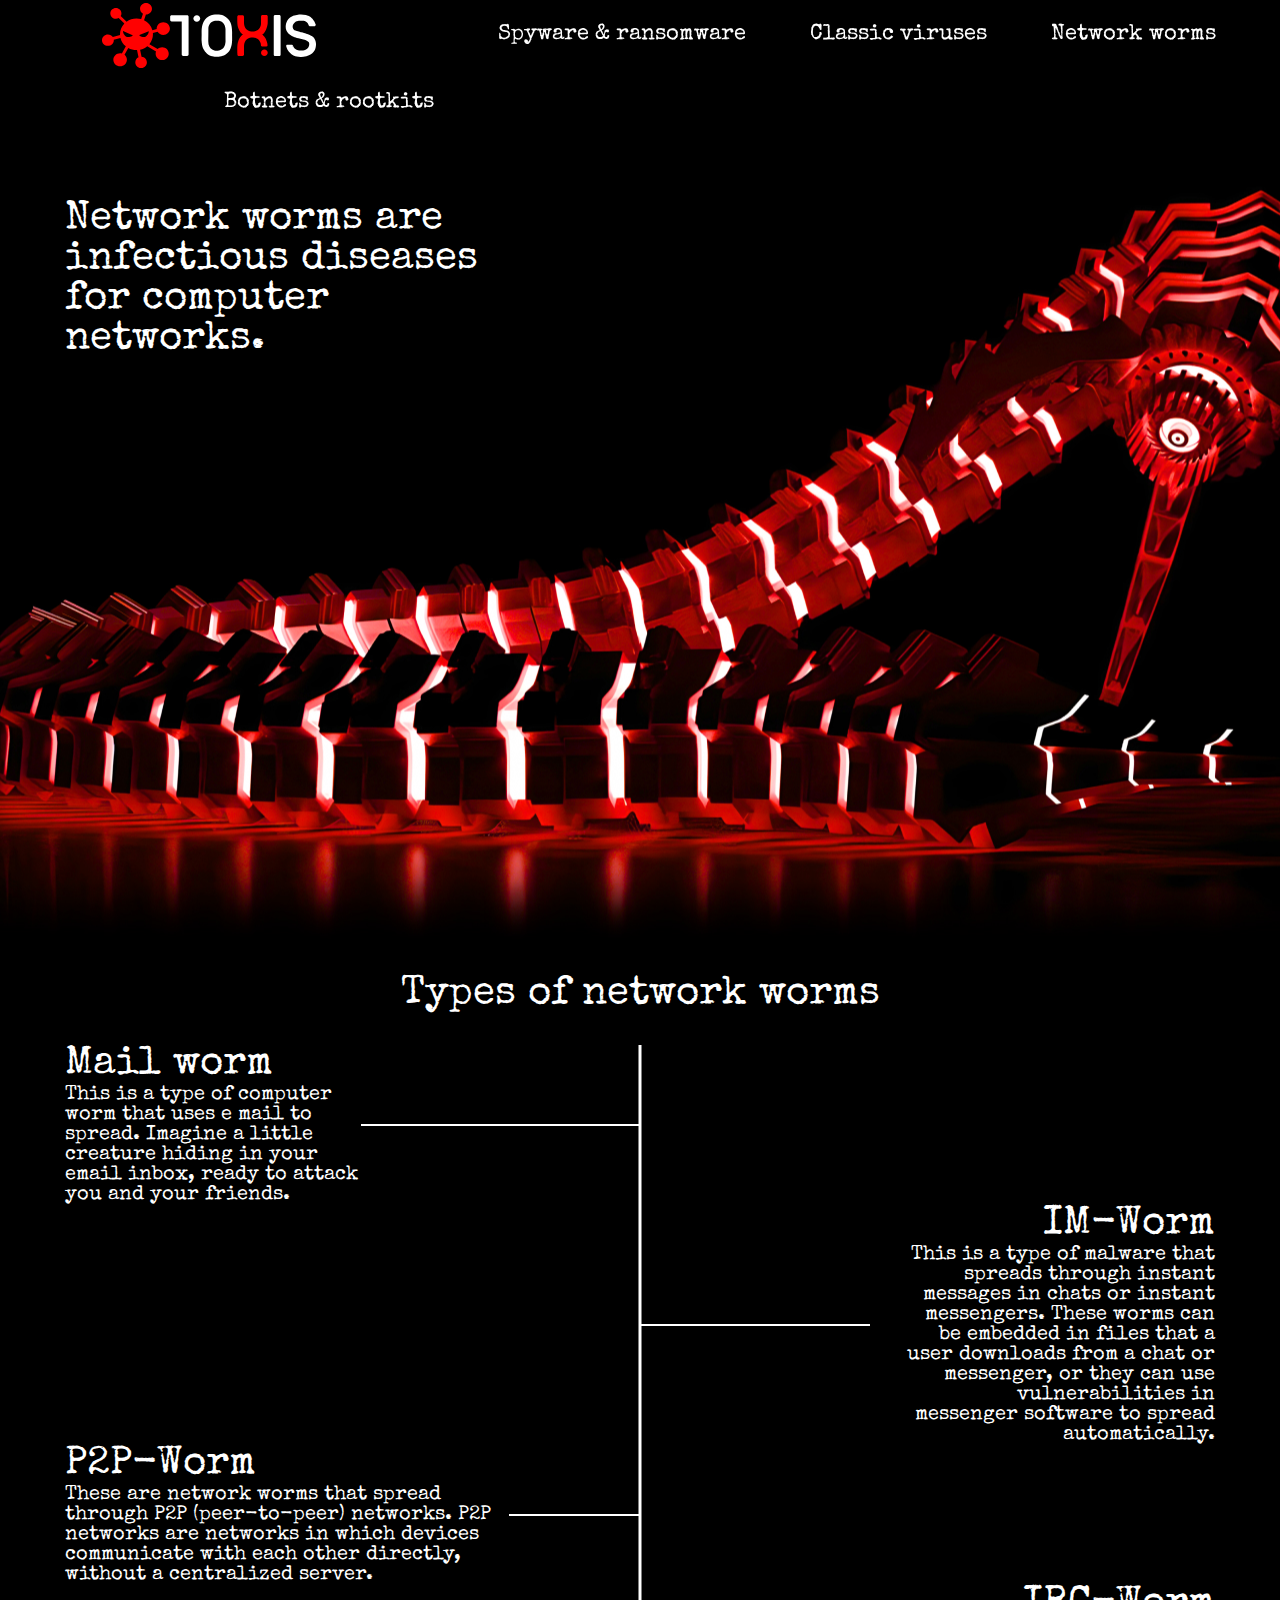
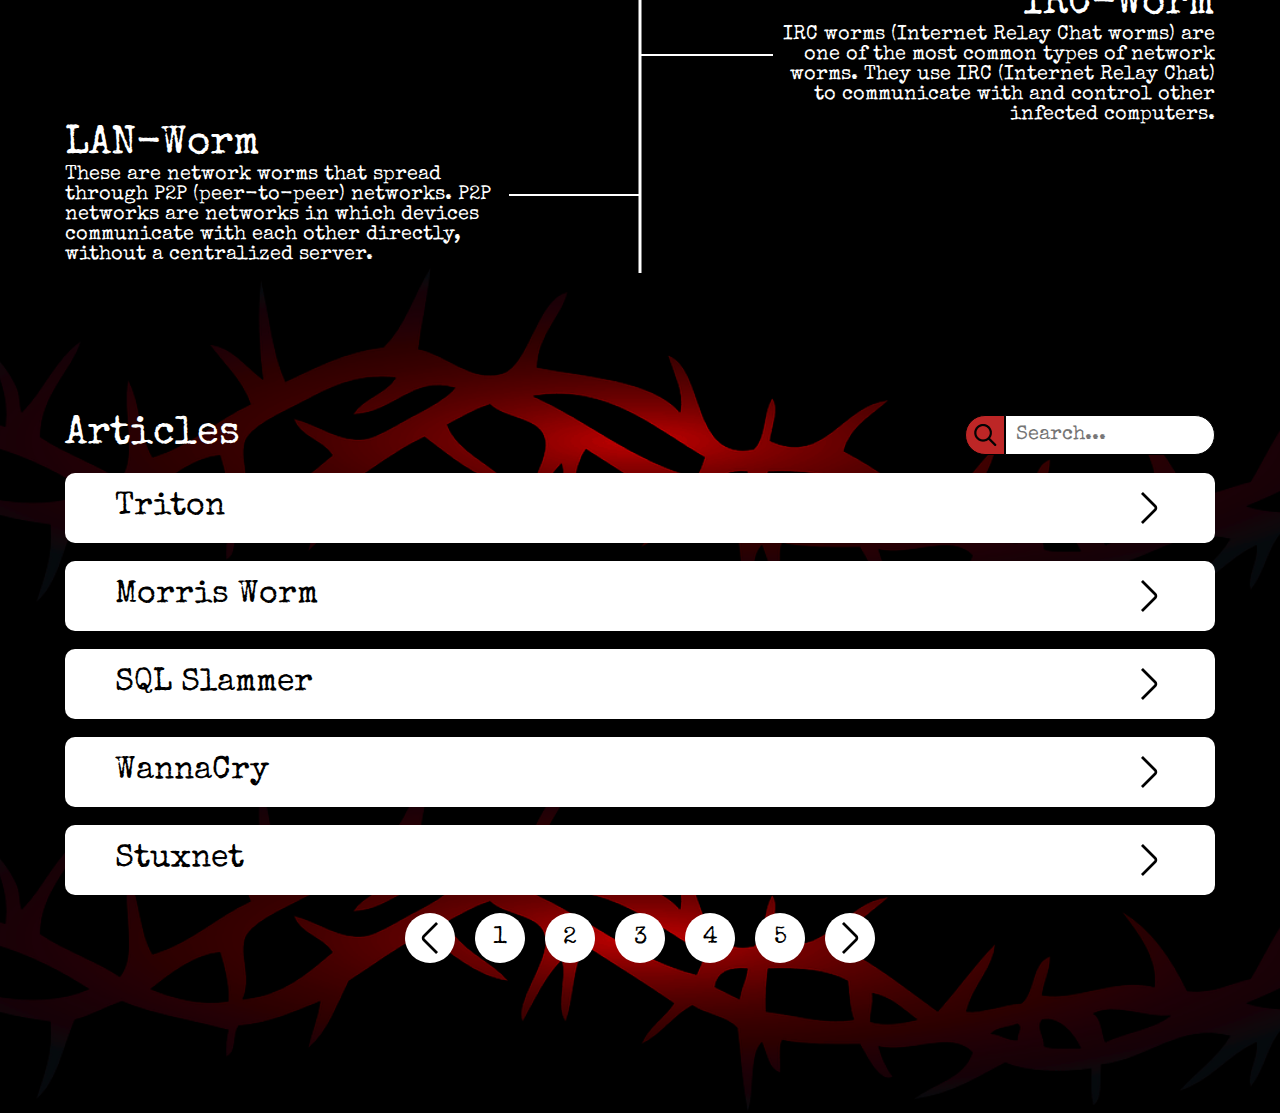
<file: valya/worms.html>
<!DOCTYPE html>
<html lang="en">
<head>
	<meta charset="UTF-8">
	<meta http-equiv="X-UA-Compatible" content="IE=edge">
	<meta name="viewport" content="width=device-width, initial-scale=1.0">
	<title>Network worms</title>

	<link rel="shortcut icon"  href="./ico/icon.ico" type="image/x-icon">

	<link rel="stylesheet" href="./css/style.css">
	<link rel="stylesheet" href="./css/navbar.css">
	<link rel="stylesheet" href="./css/worms.css">
	<link rel="stylesheet" href="./css/everyone_sample.css">
</head>
<body>
	<section class="main_page_image">
		<div class="back_gradient">
			<header class="header">
				<a href="index.html">
					<div class="logo_header">
						<img src="logo/logo_upgrate.svg" alt="TOXIS">
					</div>
				</a>
				<nav class="navigation">
					<a href="worms.html">Network worms</a>
					<a href="viruses.html">Classic viruses</a>
					<a href="wares.html">Spyware & ransomware</a>
					<a href="bootnets.html">Botnets & rootkits</a>
				</nav>
			</header>
			<div class="container">
				<section class="text_head">
					<p>Network worms are<br>
					 infectious diseases<br> 
					 for computer<br> 
					networks.</p>
				</section>
			</div>
		</div>
	</section>

	<section class="worms_sample">
		<div class="container">
			<div class="center-line"></div>
			
			<h2>Types of network worms</h2>

			<div class="worms_sample_one">
				<div class="worms_sample_one__property">
					<article>
						<h3>Mail worm</h3>
						<p>This is a type of computer<br>
						 worm that uses e mail to<br> spread. Imagine a little<br> creature hiding in your<br> email inbox, ready to attack<br> you and your friends.</p>
					</article>
					<hr class="line">
				</div>
			</div>

			<div class="worms_sample_two">
				<div class="worms_sample_two__property">
					<hr class="line">
					<article>
						<h3>IM-Worm</h3>
						<p>This is a type of malware that
						 spreads through instant messages in chats or instant<br> messengers. These worms can<br> be embedded in files that a<br> user downloads from a chat or<br> messenger, or they can use<br> vulnerabilities in<br> messenger software to spread<br> automatically.</p>
					</article>
				</div>
			</div>

			<div class="worms_sample_one">
				<div class="worms_sample_one__property">
					<article>
						<h3>P2P-Worm</h3>
						<p>These are network worms that spread through P2P (peer-to-peer) networks. P2P networks are networks in which devices communicate with each other directly, without a centralized server.</p>
					</article>
					<hr class="line">
				</div>
			</div>

			<div class="worms_sample_two">
				<div class="worms_sample_two__property">
					<hr class="line">
					<article>
						<h3>IRC-Worm</h3>
						<p>IRC worms (Internet Relay Chat worms) are one of the most common types of network worms. They use IRC (Internet Relay Chat) to communicate with and control other infected computers.</p>
					</article>
				</div>
			</div>

			<div class="worms_sample_one">
				<div class="worms_sample_one__property">
					<article>
						<h3>LAN-Worm</h3>
						<p>These are network worms that spread through P2P (peer-to-peer) networks. P2P networks are networks in which devices communicate with each other directly, without a centralized server.</p>
					</article>
					<hr class="line">
				</div>
			</div>
		</div>
	</section>

	<section class="links_to_articles">
		<div class="container">
			<!-- <img src="img/network_worms/background_examples.png" alt="" class="articles_background_img"> -->
			<div class="articles_block">

				<div class="articles_block__title_and_search">
					<h3>Articles</h3>
					<form action="" class="search">
						<button>
							<img src="img/everyone_sample/Search_icon.png" alt="">
						</button>
						<input type="seacrh" placeholder="Search...">
					</form>
				</div>

				<div class="articles_block__example">
					<span>Triton</span>
					<img src="img/everyone_sample/angle-right.png" alt="">
				</div>

				<div class="articles_block__example">
					<span>Morris Worm</span>
					<img src="img/everyone_sample/angle-right.png" alt="">
				</div>

				<div class="articles_block__example">
					<span>SQL Slammer</span>
					<img src="img/everyone_sample/angle-right.png" alt="">
				</div>

				<div class="articles_block__example">
					<span>WannaCry</span>
					<img src="img/everyone_sample/angle-right.png" alt="">
				</div>

				<div class="articles_block__example">
					<span>Stuxnet</span>
					<img src="img/everyone_sample/angle-right.png" alt="">
				</div>

				<div class="articles_block__slider">
					<div class="slider_point">
						<img src="img/everyone_sample/angle-right.png" alt="" class="pointer_left">
					</div>

					<div class="slider_point">
						<span>1</span>
					</div>

					<div class="slider_point">
						<span>2</span>
					</div>

					<div class="slider_point">
						<span>3</span>
					</div>

					<div class="slider_point">
						<span>4</span>
					</div>

					<div class="slider_point">
						<span>5</span>
					</div>

					<div class="slider_point">
						<img src="img/everyone_sample/angle-right.png" alt="" class="pointer_right">
					</div>
				</div>
			</div>
		</div>
	</section>
</body>
</html>
</file>
<file: valya/css/main.css>
.main_page_gradient {
	width: 100%;
	height: 105vh;
	background: 
		rgb(241,0,0) 
		linear-gradient(164deg, rgba(241,0,0,1) 0%, rgba(119,7,7,1) 19%, rgba(47,1,1,1) 35%, rgba(0,0,0,1) 50%);

}
.back_img_plague {
	background-image: url("../img/plague_trans_blur.png");
	background-repeat: no-repeat;
	background-size: 953px 799px;
	background-position:  50%;
/*	filter: blur(5px);*/
}

.text_head {
	font-family: "Special Elite";
	color: #ffffff;
}
.text_head_big {
	font-size: 64px;
	line-height: 80px;
	text-align: center;
   position: relative;
   top: 115px;
}
.text_head_small {
	font-size: 20px;
   text-align: center;
   position: relative;
   top: 130px;
}
/*------------searcing---line------START-----*/
form{
    position: relative;
    top: 250px;
    left: 50%;
    transform: translate(-50%,-50%);
    transition: all 1s;
    width: 55px;
    height: 55px;
    background: white;
    box-sizing: border-box;
    border-radius: 35px;
    border: 4px solid white;
    padding: 5px;
}

input{
    position: absolute;
    top: 0;
    left: 0;
    width: 100%;;
    height: 47.5px;
    line-height: 30px;
    outline: 0;
    border: 0;
    display: none;
    font-size: 24px;
    font-family: "Special Elite";
    border-radius: 20px;
    padding: 0 20px;
}

.fa{
    box-sizing: border-box;
    padding: 13.5px;
    width: 47.5px;
    height: 47.5px;
    position: absolute;
    top: 0;
    right: 0;
    border-radius: 50%;
    color: #000;
    text-align: center;
    font-size: 1.2em;
    transition: all 1s;
}

form:hover{
    width: 60%;
    cursor: pointer;
}

form:hover input{
    display: block;
}

form:hover .fa{
    background: #D70000;
    color: white;
}
/*------------searcing---line-------END--------*/
.smile {
	 position: relative;
	 margin-top: 40vh;
	 margin-left: 3%;
    animation-name: rotation;
    animation-duration: 2.5s;
    animation-iteration-count: infinite;
    animation-timing-function: linear;
}
@keyframes rotation {
    0% {
        transform:rotate(0deg);
    }
    100% {
        transform:rotate(360deg);
    }
}

.main_page_background_1 {
	width: 50%;
	height: 120vh;
	background: #000;
	float: left;
}
.prog_text {
	font-family: "Special Elite";
	font-size: 22px;
	color: #226C00;
	text-shadow: #3DB704 0 0 0.5px;
}
.prog_text_one {
	text-align: right;
	padding-left: 60%;
}
.prog_text_two {
	text-align: left;
	padding-right: 60%;
}
.boxes_1 {
	font-family: "Special Elite";
	color: #000;
	margin-bottom: 50px;
}
.img_box_1 {
	width: auto;
	height: 13vh;
	position: relative;
	top: 35px;
}
.triton {
	font-size: 35px;
	display: inline-flex;
	margin-left: 20px;
	position: relative;
	bottom: 65px;
}
.triton_small {
	font-size: 22px;
	display: inline-flex;
	margin-left: 110px;
	position: relative;
	bottom: 50px;
}
.box_1 {
	max-width: 80%;
	max-height: 160px;
	border-radius: 25px;
   position: relative;
   bottom: 107.5vh;
	margin-left: auto;
	margin-right: auto;
	margin-bottom: 60px;
	background-color: #fff;
	padding: 15px 30px;
}
.img_box_2 {
	width: auto;
	height: 13vh;
	position: relative;
	top: 27.5px;
}
.havex {
	font-size: 35px;
	display: inline-flex;
	margin-left: 20px;
	position: relative;
	bottom: 65px;
}
.havex_small {
	font-size: 22px;
	display: inline-flex;
	margin-left: 110px;
	position: relative;
	bottom: 50px;
}
.box_2 {
	width: 80%;
	height: 160px;
	border-radius: 25px;
	position: relative;
   bottom: 107.5vh;
	margin-left: auto;
	margin-right: auto;
	margin-bottom: 60px;
	background-color: #fff;
	padding: 15px 30px;
}
.img_box_3 {
	width: auto;
	height: 13vh;
	position: relative;
	top: 30px;
}
.stuxnet {
	font-size: 35px;
	display: inline-flex;
	margin-left: 20px;
	position: relative;
	bottom: 65px;
}
.stuxnet_small {
	font-size: 22px;
	display: inline-flex;
	margin-left: 110px;
	position: relative;
	bottom: 50px;
}
.box_3 {
	width: 80%;
	height: 160px;
	border-radius: 25px;
	position: relative;
   bottom: 107.5vh;
	margin-left: auto;
	margin-right: auto;
	margin-bottom: 60px;
	background-color: #fff;
	padding: 15px 30px;
}
.main_page_background_2 {
	width: 50%;
	height: 120vh;
	background: #fff;
	float: right;
}
.virus_back {
	position: relative;
	float: right;
}
.man_back {
	position: relative;
	top: 45vh;
}
</file>
<file: valya/css/navbar.css>
.header {
	width: 100%;
   height: 70px;
   background: rgba(0, 0, 0, .65);
   border-bottom: 2px solid black;
   position: fixed;
   z-index: 10;
}
.logo_header {
	width: 214px;
	height: 65px;
	position: relative;
	display: flex;
	float: left;
	margin-top: 2.5px;
	margin-left: 8%;
}
.navigation a{
	font-family: 'Special Elite';
	font-size: 22px;
	line-height: 70px;
	text-decoration: none;
	color: #fff; 
	display: inline-flex;
	float: right;
	margin-right: 5vw;
}
.navigation a:hover {
	text-decoration: underline;
	text-decoration-color: #ffffff;
	cursor: pointer;
}
</file>
<file: valya/css/botnets.css>
.main_page {
	width: 100%;
	height: 100vh;
	background-color: #000;
	position: relative;
	z-index: -10;
}

.main_page_image {
	width: 100%;
	position: absolute;
	top: 0;
	left: 0;
	z-index: -9;
}

.container {
	height: 100%;
	width: 1150px;
	margin: 0 auto;
}

.text_head p {
	font-family: "Special Elite";
	color: #ffffff;
	font-size: 40px;
    position: relative;
    top: 200px;
}



.botnets_description {
	widows: 100%;
	height: 100vh;
	background-color: #000;
	position: relative;
	z-index: -6;
}

.description_img_one {
	position: absolute;
	width: 50%;
	height: 100vh;
	top: 0;
	left: 0;
	z-index: -5;
}

.description_img_two {
	position: absolute;
	width: 50%;
	height: 100vh;
	top: 0;
	right: 0;
	z-index: -5;
}

.description_flex {
	width: 100%;
	height: 100%;
	display: flex;
	justify-content: space-between;
	align-items: center;
}

.description_botnets {
	width: 50%;
	height: 100%;
	display: flex;
	align-items: flex-end;
	padding: 100px 50px 100px 0;
}

.description_botnets p {
	font-family: "Special Elite";
	color: #fff;
	font-size: 32px;
}

.description_rootkits {
	width: 50%;
	height: 100%;
	display: flex;
	align-items: flex-start;
	padding: 100px 0 100px 50px;
}

.description_rootkits p {
	font-family: "Special Elite";
	color: #000;
	font-size: 32px;
}



.botnets_sample {
	width: 100%;
	max-height: 1300px;
	background: #000;
	padding-top: 100px;
	position: relative;
}

.botnets_sample h2 {
	margin-bottom: 30px;
	font-family: "Special Elite";
	color: #ffffff;
	font-size: 40px;
	text-align: center;
}

.botnets_sample_one {
	display: flex;
	justify-content: flex-start;
	align-items: center;
}

.botnets_sample_one__property {
	width: 50.1%;
	display: flex;
	justify-content: space-between;
	align-items: center;
}

.botnets_sample_one__property h3 {
	font-family: "Special Elite";
	color: #ffffff;
	font-size: 40px;
	text-align: left;
}

.botnets_sample_one__property p {
	font-family: "Special Elite";
	color: #ffffff;
	font-size: 20px;
	text-align: left;
}

.line {
	height: 2px;
	width: 100%;
	max-width: 280px;
	background-color: #fff;
}

.botnets_sample_two {
	display: flex;
	justify-content: flex-end;
	align-items: center;
}

.botnets_sample_two__property {
	width: 50.1%;
	display: flex;
	justify-content: space-between;
	align-items: center;
}

.botnets_sample_two__property h3 {
	font-family: "Special Elite";
	color: #ffffff;
	font-size: 40px;
	text-align: right;
}

.botnets_sample_two__property p {
	font-family: "Special Elite";
	color: #ffffff;
	font-size: 20px;
	text-align: right;
}

.center_line {
  	width: 3px;
  	height: 90%;
  	background-color: #fff;
  	position: absolute;
  	top: 100px;
  	left: 50%;
  	transform: translateX(-50%);
}
</file>
<file: valya/css/everyone_sample.css>
.links_to_articles {
	width: 100%;
	max-height: 980px;
	padding: 150px 0 150px;

	background: 
		url('../img/everyone_sample/background_examples.png') 
		top center no-repeat, 
		url('../img/everyone_sample/background_examples.png') 
		bottom center no-repeat;

	background-size: auto, auto;
	background-color: #000;

	box-shadow: 0px 0px 20px rgba(0, 0, 0, 0.5);
}

.articles_background_img {
	position: absolute;
	width: 1000px;
	height: 
}

.articles_block__title_and_search {
	display: flex;
	justify-content: space-between;
	align-items: center;
}

.articles_block__title_and_search h3 {
	font-family: "Special Elite";
	color: #ffffff;
	font-size: 40px;
}

.search {
	display: flex;
	width: 250px;
	height: 40px;
}

.search input {
	width: 210px;
	height: 100%;
	background-color: #fff;
	border-top-right-radius: 50px;
	border-bottom-right-radius: 50px;
	border: 1px solid #000;
	padding: 0 0 0 10px;
	outline: none;
	font-family: "Special Elite";
	font-size: 20px;
}

.search button {
	width: 40px;
	height: 40px;
	background-color: #BD2626;
	border-top-left-radius: 50px;
	border-bottom-left-radius: 50px;
	border: 1px solid #000;
	display: flex;
	justify-content: center;
	align-items: center;
	transition: 1s;
}

.search button:hover {
	cursor: pointer;
	background-color: #FF2D2D;
	border-top-left-radius: 10px;
	border-bottom-left-radius: 10px;
	transition: 1s;
}

.articles_block__example {
	width: 100%;
	height: 70px;
	display: flex;
	justify-content: space-between;
	align-items: center;
	background-color: #fff;
	margin: 18px 0 18px;
	padding: 0 50px 0 50px;
	border-radius: 10px;
}

.articles_block__example span {
	margin: 0;
	font-family: "Special Elite";
	font-size: 32px;
	transition: 1s;
}

.articles_block__example span:hover {
	cursor: pointer;
	margin: 0 0 0 15px;
	transition: 1s;
}

.articles_block__example img {
	cursor: pointer;
	margin: 0;
	transition: 1s;
}

.articles_block__example img:hover {
	margin: 0 5px 0 0;
	transition: 1s;
}

.articles_block__slider {
	display: flex;
	justify-content: center;
}

.slider_point {
	width: 50px;
	height: 50px;
	display: flex;
	justify-content: center;
	align-items: center;
	background-color: #fff;
	border-radius: 50%;
	margin: 0 10px 0 10px;
}

.slider_point span {
	margin: 0;
	font-family: "Special Elite";
	font-size: 24px;
}

.slider_point span:hover {
	text-decoration: underline;
	cursor: pointer;
}

.pointer_left {
	width: 32px;
	height: 32px;
	transform: rotate(180deg);
	transition: 1s;
}

.pointer_left:hover {
	width: 28px;
	height: 28px;
	transition: 1s;
	cursor: pointer;
}

.pointer_right {
	width: 32px;
	height: 32px;
	transition: 1s;
}

.pointer_right:hover {
	width: 28px;
	height: 28px;
	transition: 1s;
	cursor: pointer;
}
</file>
<file: valya/css/viruses.css>
.main_page {
	width: 100%;
	height: 100vh;
	background: #000;
	position: relative;
	z-index: -10;
}

.main_page_image {
	width: 100%;
	position: absolute;
	top: -100;
	left: 0;
	z-index: -9;
	opacity: 65%;
}

.container {
	height: 100%;
	width: 1150px;
	margin: 0 auto;
}

.text_head {
	height: 100%;
	width: 100%;
	display: flex;
	align-items: end;
	background: 
		linear-gradient(to bottom, transparent 80%, #000);
}

.text_head p {
	font-family: "Special Elite";
	display: inline-block;
	color: #ffffff;
	font-size: 40px;
	text-align: end;
	margin: 0 0 40px 40px;
}



.viruses_sample {
	width: 100%;
	max-height: 1700px;
	background: #000;
	padding-top: 100px;
	position: relative;
}

.viruses_sample h2 {
	margin-bottom: 30px;
	font-family: "Special Elite";
	color: #ffffff;
	font-size: 40px;
	text-align: center;
}

.viruses_sample_one {
	display: flex;
	justify-content: flex-start;
	align-items: center;
}

.viruses_sample_one__property {
	width: 50.1%;
	display: flex;
	justify-content: space-between;
	align-items: center;
}

.viruses_sample_one__property h3 {
	font-family: "Special Elite";
	color: #ffffff;
	font-size: 40px;
	text-align: left;
}

.viruses_sample_one__property p {
	font-family: "Special Elite";
	color: #ffffff;
	font-size: 20px;
	text-align: left;
}

.line {
	height: 2px;
	width: 100%;
	max-width: 280px;
	background-color: #fff;
}

.viruses_sample_two {
	display: flex;
	justify-content: flex-end;
	align-items: center;
}

.viruses_sample_two__property {
	width: 50.1%;
	display: flex;
	justify-content: space-between;
	align-items: center;
}

.viruses_sample_two__property h3 {
	font-family: "Special Elite";
	color: #ffffff;
	font-size: 40px;
	text-align: right;
}

.viruses_sample_two__property p {
	font-family: "Special Elite";
	color: #ffffff;
	font-size: 20px;
	text-align: right;
}

.center_line {
  	width: 3px;
  	height: 85%;
  	background-color: #fff;
  	position: absolute;
  	top: 150px;
  	left: 50%;
  	transform: translateX(-50%);
}
</file>
<file: valya/css/wares.css>
.main_page {
	width: 100%;
	height: 100vh;
	position: relative;
	background: 
		#000
		/*url("../img/wares/main_eyes.png")
		no-repeat
		center bottom*/
}

.main_eyes {
	width: 70%;
	position: absolute;
	top: 60vh;
	left: 50%;
	transform: translateX(-50%);
	opacity: 100%;
	transition: 5s;
}

.main_eyes:hover {
	opacity: 10%;
	transition: 5s;
}

.eyes__1 {
	width: 45%;
	position: absolute;
	opacity: 0;
	top: 0;
	left: 0;
	transition: 5s;
}

.eyes__1:hover {
	opacity: 100%;
	transition: 5s;
}

.eyes__2 {
	width: 35%;
	position: absolute;
	opacity: 0;
	top: 0;
	right: 0;
	transition: 5s;
}

.eyes__2:hover {
	opacity: 100%;
	transition: 5s;
}

.eyes__3 {
	width: 15%;
	position: absolute;
	opacity: 0;
	bottom: 0;
	left: 0;
	transition: 5s;
}

.eyes__3:hover {
	opacity: 100%;
	transition: 5s;
}

.eyes__4 {
	width: 15%;
	position: absolute;
	opacity: 0;
	bottom: 0;
	right: 0;
	transition: 5s;
}

.eyes__4:hover {
	opacity: 100%;
	transition: 5s;
}

.container {
	height: 100%;
	width: 1150px;
	margin: 0 auto;
}

.text_head p {
	font-family: "Special Elite";
	display: inline-block;
	color: #ffffff;
	font-size: 40px;
	text-align: center;
    position: relative;
    top: 50vh;
    left: 50%;
    transform: translateX(-50%);
    transition: 3s;
}

.text_head p:hover {
	transition: 2s;
	top: 49vh;
}



.wares_sample {
	width: 100%;
	max-height: 1300px;
	background: #000;
	padding-top: 100px;
	position: relative;
}

.wares_sample h2 {
	margin-bottom: 30px;
	font-family: "Special Elite";
	color: #ffffff;
	font-size: 40px;
	text-align: center;
}

.wares_sample_one {
	display: flex;
	justify-content: flex-start;
	align-items: center;
}

.wares_sample_one__property {
	width: 50.1%;
	display: flex;
	justify-content: space-between;
	align-items: center;
}

.wares_sample_one__property h3 {
	font-family: "Special Elite";
	color: #ffffff;
	font-size: 40px;
	text-align: left;
}

.wares_sample_one__property p {
	font-family: "Special Elite";
	color: #ffffff;
	font-size: 20px;
	text-align: left;
}

.line {
	height: 2px;
	width: 100%;
	max-width: 280px;
	background-color: #fff;
}

.wares_sample_two {
	display: flex;
	justify-content: flex-end;
	align-items: center;
}

.wares_sample_two__property {
	width: 50.1%;
	display: flex;
	justify-content: space-between;
	align-items: center;
}

.wares_sample_two__property h3 {
	font-family: "Special Elite";
	color: #ffffff;
	font-size: 40px;
	text-align: right;
}

.wares_sample_two__property p {
	font-family: "Special Elite";
	color: #ffffff;
	font-size: 20px;
	text-align: right;
}

.center_line {
  	width: 3px;
  	height: 80%;
  	background-color: #fff;
  	position: absolute;
  	top: 150px;
  	left: 50%;
  	transform: translateX(-50%);
}
</file>
<file: valya/css/worms.css>
.main_page_image {
	width: 100%;
	height: 105vh;
	background: 
		#000
		url("../img/network_worms/background_nav.jpg")
		no-repeat
		center
}

/*.back_gradient {
	width: 100%;
	height: 105vh;
	background: 
		rgb(241,0,0) 
		linear-gradient(164deg, rgba(241,0,0,1) 0%, rgba(119,7,7,1) 19%, rgba(47,1,1,1) 35%, rgba(0,0,0,1) 50%);
}*/

.container {
	height: 100%;
	width: 1150px;
	margin: 0 auto;
}

.text_head p {
	font-family: "Special Elite";
	color: #ffffff;
	font-size: 40px;
    position: relative;
    top: 200px;
}


.worms_sample {
	width: 100%;
	max-height: 1700px;
	background: #000;
	padding-top: 30px;
	position: relative;
}

.worms_sample h2 {
	margin-bottom: 30px;
	font-family: "Special Elite";
	color: #ffffff;
	font-size: 40px;
	text-align: center;
}

.worms_sample_one {
	display: flex;
	justify-content: flex-start;
	align-items: center;
}

.worms_sample_one__property {
	width: 50.1%;
	display: flex;
	justify-content: space-between;
	align-items: center;
}

.worms_sample_one__property h3 {
	font-family: "Special Elite";
	color: #ffffff;
	font-size: 40px;
	text-align: left;
}

.worms_sample_one__property p {
	font-family: "Special Elite";
	color: #ffffff;
	font-size: 20px;
	text-align: left;
}

.line {
	height: 2px;
	width: 100%;
	max-width: 280px;
	background-color: #fff;
}

/*.line_vertical_left {
	height: 100vh;
	width: 2px;
	background-color: #fff;
}

.line_vertical_right {
	height: 100px;
	width: 2px;
	background-color: #fff;
}*/

.worms_sample_two {
	display: flex;
	justify-content: flex-end;
	align-items: center;
}

.worms_sample_two__property {
	width: 50.1%;
	display: flex;
	justify-content: space-between;
	align-items: center;
}

.worms_sample_two__property h3 {
	font-family: "Special Elite";
	color: #ffffff;
	font-size: 40px;
	text-align: right;
}

.worms_sample_two__property p {
	font-family: "Special Elite";
	color: #ffffff;
	font-size: 20px;
	text-align: right;
}

.center-line {
  	width: 3px;
  	height: 90%;
  	background-color: #fff;
  	position: absolute;
  	top: 100px;
  	left: 50%;
  	transform: translateX(-50%);
}



.links_to_articles {
	width: 100%;
	max-height: 980px;
	padding: 150px 0 150px;

	background: url('../img/network_worms/background_examples.png') top center no-repeat, url('../img/network_worms/background_examples.png') bottom center no-repeat;
	background-size: auto, auto;
	background-color: #000;

	box-shadow: 0px 0px 20px rgba(0, 0, 0, 0.5);
}

.articles_background_img {
	position: absolute;
	width: 1000px;
	height: 
}

.articles_block__title_and_search {
	display: flex;
	justify-content: space-between;
	align-items: center;
}

.articles_block__title_and_search h3 {
	font-family: "Special Elite";
	color: #ffffff;
	font-size: 40px;
}

.search {
	display: flex;
	width: 250px;
	height: 40px;
}

.search input {
	width: 210px;
	height: 100%;
	background-color: #fff;
	border-top-right-radius: 50px;
	border-bottom-right-radius: 50px;
	border: 1px solid #000;
	padding: 0 0 0 10px;
	outline: none;
	font-family: "Special Elite";
	font-size: 20px;
}

.search button {
	width: 40px;
	height: 40px;
	background-color: #BD2626;
	border-top-left-radius: 50px;
	border-bottom-left-radius: 50px;
	border: 1px solid #000;
	display: flex;
	justify-content: center;
	align-items: center;
	transition: 1s;
}

.search button:hover {
	cursor: pointer;
	background-color: #FF2D2D;
	border-top-left-radius: 10px;
	border-bottom-left-radius: 10px;
	transition: 1s;
}

.articles_block__example {
	width: 100%;
	height: 70px;
	display: flex;
	justify-content: space-between;
	align-items: center;
	background-color: #fff;
	margin: 18px 0 18px;
	padding: 0 50px 0 50px;
	border-radius: 10px;
}

.articles_block__example span {
	margin: 0;
	font-family: "Special Elite";
	font-size: 32px;
	transition: 1s;
}

.articles_block__example span:hover {
	cursor: pointer;
	margin: 0 0 0 15px;
	transition: 1s;
}

.articles_block__example img {
	cursor: pointer;
	margin: 0;
	transition: 1s;
}

.articles_block__example img:hover {
	margin: 0 5px 0 0;
	transition: 1s;
}

.articles_block__slider {
	display: flex;
	justify-content: center;
}

.slider_point {
	width: 50px;
	height: 50px;
	display: flex;
	justify-content: center;
	align-items: center;
	background-color: #fff;
	border-radius: 50%;
	margin: 0 10px 0 10px;
}

.slider_point span {
	margin: 0;
	font-family: "Special Elite";
	font-size: 24px;
}

.slider_point span:hover {
	text-decoration: underline;
	cursor: pointer;
}

.pointer_left {
	width: 32px;
	height: 32px;
	transform: rotate(180deg);
	transition: 1s;
}

.pointer_left:hover {
	width: 28px;
	height: 28px;
	transition: 1s;
	cursor: pointer;
}

.pointer_right {
	width: 32px;
	height: 32px;
	transition: 1s;
}

.pointer_right:hover {
	width: 28px;
	height: 28px;
	transition: 1s;
	cursor: pointer;
}
</file>
<file: old_version/css/main.css>
*{
	margin: 0;
	padding: 0;
	border: 0;
	font-size: 100%;
	font: inherit;
	vertical-align: baseline;
}
/* HTML5 display-role reset for older browsers */
article, aside, details, figcaption, figure, 
footer, header, hgroup, menu, nav, section {
	display: block;
}
body {
	line-height: 1;
}
ol, ul {
	list-style: none;
}
blockquote, q {
	quotes: none;
}
blockquote:before, blockquote:after,
q:before, q:after {
	content: '';
	content: none;
}
table {
	border-collapse: collapse;
	border-spacing: 0;
}
/* ------------------------------------ */

@font-face {
	font-family: 'Special Elite';
	src:
		url('../fonts/SpecialElite-Regular.woff2') format('woff2'), 
		url('../fonts/SpecialElite-Regular.woff') format('woff');
	font-style: normal;
	font-weight: normal;
}

.main_page_gradient {
	width: 100%;
	height: 105vh;
	background: 
					rgb(241,0,0) 
					linear-gradient(164deg, rgba(241,0,0,1) 0%, rgba(119,7,7,1) 19%, rgba(47,1,1,1) 35%, rgba(0,0,0,1) 50%);

}
.back_img_plague {
	background-image: url("C:/Users/kolya/OneDrive/Рабочий стол/Работа/WEB/Toxis/img/plague_trans_blur.png");
	background-repeat: no-repeat;
	background-size: 953px 799px;
	background-position:  50%;
/*	filter: blur(5px);*/
}

.header {
	width: 100%;
   height: 70px;
   background: rgba(0, 0, 0, .65);
   border-bottom: 2px solid black;
   position: fixed;
   z-index: 10;
}
.logo_header {
	width: 214px;
	height: 65px;
	position: relative;
	display: flex;
	float: left;
	margin-top: 2.5px;
	margin-left: 8%;
}
.navigation a{
	font-family: 'Special Elite';
	font-size: 22px;
	line-height: 70px;
	text-decoration: none;
	color: #fff; 
	display: inline-flex;
	float: right;
	margin-right: 5vw;
}
.navigation a:hover {
	text-decoration: underline;
	text-decoration-color: #ffffff;
	cursor: pointer;
}

.text_head {
	font-family: "Special Elite";
	color: #ffffff;
}
.text_head_big {
	font-size: 64px;
	line-height: 80px;
	text-align: center;
   position: relative;
   top: 115px;
}
.text_head_small {
	font-size: 20px;
   text-align: center;
   position: relative;
   top: 130px;
}
/*------------searcing---line------START-----*/
form{
    position: relative;
    top: 250px;
    left: 50%;
    transform: translate(-50%,-50%);
    transition: all 1s;
    width: 55px;
    height: 55px;
    background: white;
    box-sizing: border-box;
    border-radius: 35px;
    border: 4px solid white;
    padding: 5px;
}

input{
    position: absolute;
    top: 0;
    left: 0;
    width: 100%;;
    height: 47.5px;
    line-height: 30px;
    outline: 0;
    border: 0;
    display: none;
    font-size: 24px;
    font-family: "Special Elite";
    border-radius: 20px;
    padding: 0 20px;
}

.fa{
    box-sizing: border-box;
    padding: 13.5px;
    width: 47.5px;
    height: 47.5px;
    position: absolute;
    top: 0;
    right: 0;
    border-radius: 50%;
    color: #000;
    text-align: center;
    font-size: 1.2em;
    transition: all 1s;
}

form:hover{
    width: 60%;
    cursor: pointer;
}

form:hover input{
    display: block;
}

form:hover .fa{
    background: #D70000;
    color: white;
}
/*------------searcing---line-------END--------*/
.smile {
	 position: relative;
	 margin-top: 40vh;
	 margin-left: 3%;
    animation-name: rotation;
    animation-duration: 2.5s;
    animation-iteration-count: infinite;
    animation-timing-function: linear;
}
@keyframes rotation {
    0% {
        transform:rotate(0deg);
    }
    100% {
        transform:rotate(360deg);
    }
}

.main_page_background_1 {
	width: 50%;
	height: 120vh;
	background: #000;
	float: left;
}
.prog_text {
	font-family: "Special Elite";
	font-size: 22px;
	color: #226C00;
	text-shadow: #3DB704 0 0 0.5px;
}
.prog_text_one {
	text-align: right;
	padding-left: 60%;
}
.prog_text_two {
	text-align: left;
	padding-right: 60%;
}
.boxes_1 {
	font-family: "Special Elite";
	color: #000;
	margin-bottom: 50px;
}
.img_box_1 {
	width: auto;
	height: 13vh;
	position: relative;
	top: 35px;
}
.triton {
	font-size: 35px;
	display: inline-flex;
	margin-left: 20px;
	position: relative;
	bottom: 65px;
}
.triton_small {
	font-size: 22px;
	display: inline-flex;
	margin-left: 110px;
	position: relative;
	bottom: 50px;
}
.box_1 {
	max-width: 80%;
	max-height: 160px;
	border-radius: 25px;
   position: relative;
   bottom: 107.5vh;
	margin-left: auto;
	margin-right: auto;
	margin-bottom: 60px;
	background-color: #fff;
	padding: 15px 30px;
}
.img_box_2 {
	width: auto;
	height: 13vh;
	position: relative;
	top: 27.5px;
}
.havex {
	font-size: 35px;
	display: inline-flex;
	margin-left: 20px;
	position: relative;
	bottom: 65px;
}
.havex_small {
	font-size: 22px;
	display: inline-flex;
	margin-left: 110px;
	position: relative;
	bottom: 50px;
}
.box_2 {
	width: 80%;
	height: 160px;
	border-radius: 25px;
	position: relative;
   bottom: 107.5vh;
	margin-left: auto;
	margin-right: auto;
	margin-bottom: 60px;
	background-color: #fff;
	padding: 15px 30px;
}
.img_box_3 {
	width: auto;
	height: 13vh;
	position: relative;
	top: 30px;
}
.stuxnet {
	font-size: 35px;
	display: inline-flex;
	margin-left: 20px;
	position: relative;
	bottom: 65px;
}
.stuxnet_small {
	font-size: 22px;
	display: inline-flex;
	margin-left: 110px;
	position: relative;
	bottom: 50px;
}
.box_3 {
	width: 80%;
	height: 160px;
	border-radius: 25px;
	position: relative;
   bottom: 107.5vh;
	margin-left: auto;
	margin-right: auto;
	margin-bottom: 60px;
	background-color: #fff;
	padding: 15px 30px;
}
.main_page_background_2 {
	width: 50%;
	height: 120vh;
	background: #fff;
	float: right;
}
.virus_back {
	position: relative;
	float: right;
}
.man_back {
	position: relative;
	top: 45vh;
}
</file>
<file: valya/css/style.css>
* {
	margin: 0;
	padding: 0;
	border: 0;
	font-size: 100%;
	font: inherit;
	vertical-align: baseline;
	box-sizing: border-box;
}
/* HTML5 display-role reset for older browsers */
article, aside, details, figcaption, figure, 
footer, header, hgroup, menu, nav, section {
	display: block;
}
body {
	line-height: 1;
}
ol, ul {
	list-style: none;
}
blockquote, q {
	quotes: none;
}
blockquote:before, blockquote:after,
q:before, q:after {
	content: '';
	content: none;
}
table {
	border-collapse: collapse;
	border-spacing: 0;
}

@font-face {
	font-family: 'Special Elite';
	src:
		url('../fonts/SpecialElite-Regular.woff2') format('woff2'), 
		url('../fonts/SpecialElite-Regular.woff') format('woff');
	font-style: normal;
	font-weight: normal;
}
</file>
